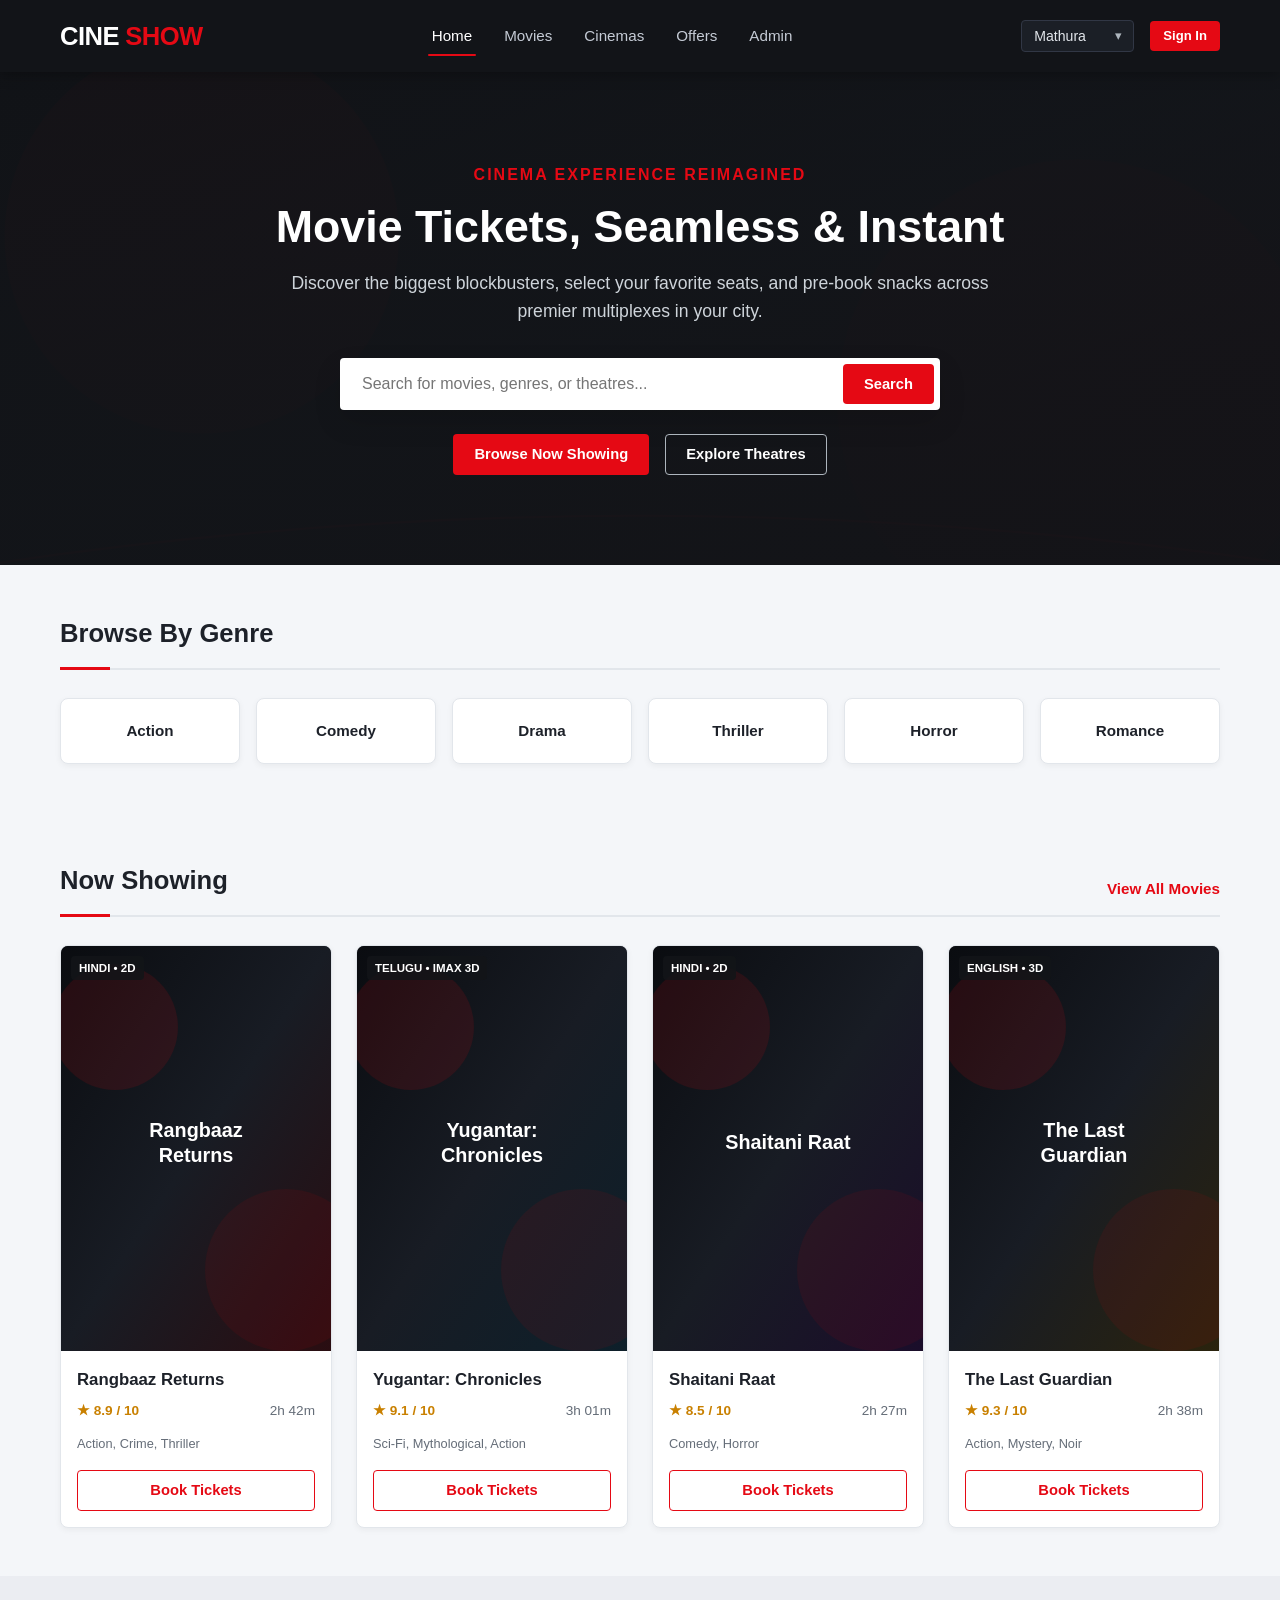
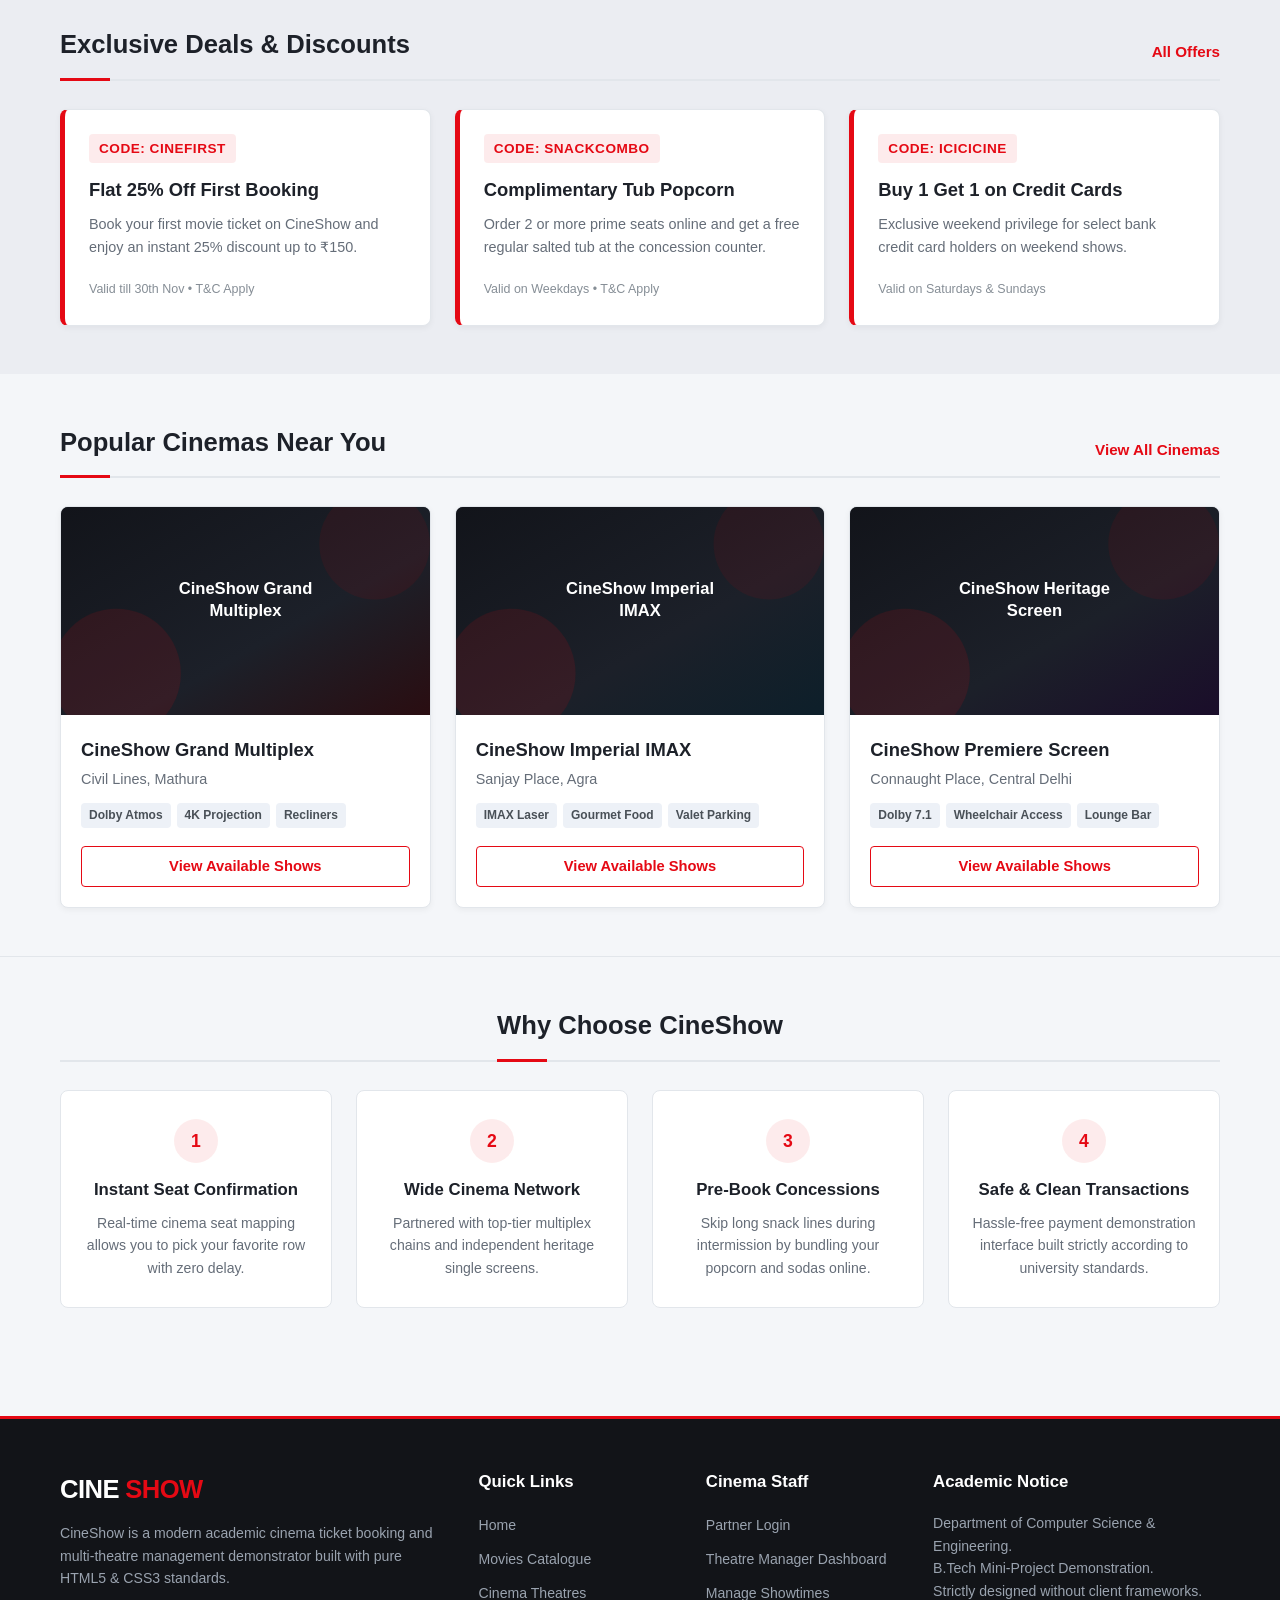
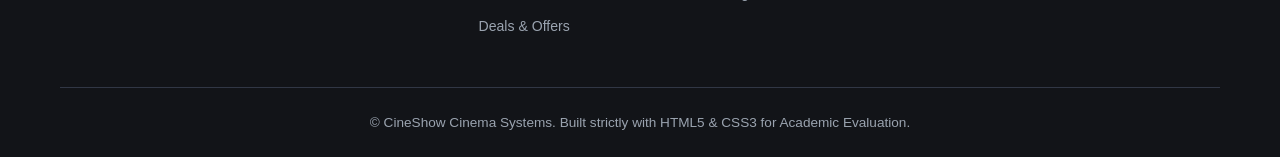
<file: index.html>
<!DOCTYPE html>
<html lang="en">
<head>
  <meta charset="UTF-8">
  <meta name="viewport" content="width=device-width, initial-scale=1.0">
  <title>CineShow | Movie Ticket Booking &amp; Cinema Platform</title>
  <link rel="stylesheet" href="css/style.css">
</head>
<body>

  <header class="site-header">
    <div class="container">
      <a href="index.html" class="brand-logo">
        <span>CINE</span><span class="brand-highlight">SHOW</span>
      </a>

      <nav class="site-nav" aria-label="Main Navigation">
        <ul class="nav-links">
          <li><a href="index.html" class="nav-link active">Home</a></li>
          <li><a href="movies.html" class="nav-link">Movies</a></li>
          <li><a href="cinemas.html" class="nav-link">Cinemas</a></li>
          <li><a href="offers.html" class="nav-link">Offers</a></li>
          <li><a href="admin.html" class="nav-link">Admin</a></li>
        </ul>
      </nav>

      <div class="header-actions">
        <div class="city-select-wrap">
          <label for="headerCity" class="visually-hidden">City</label>
          <select id="headerCity" class="city-select" aria-label="Select City">
            <option value="mathura" selected>Mathura</option>
            <option value="agra">Agra</option>
            <option value="delhi">Delhi NCR</option>
            <option value="noida">Noida</option>
          </select>
        </div>
        <a href="login.html" class="btn btn-primary btn-sm">Sign In</a>
      </div>
    </div>
  </header>

  <main class="main-content">
    <section class="hero-section">
      <div class="container hero-content">
        <p class="hero-subtitle">Cinema Experience Reimagined</p>
        <h1 class="hero-title">Movie Tickets, Seamless &amp; Instant</h1>
        <p class="hero-desc">Discover the biggest blockbusters, select your favorite seats, and pre-book snacks across premier multiplexes in your city.</p>

        <form action="movies.html" method="get" class="hero-search-box">
          <input type="search" name="q" class="hero-search-input" placeholder="Search for movies, genres, or theatres..." required>
          <button type="submit" class="btn btn-primary">Search</button>
        </form>

        <div class="hero-cta-group">
          <a href="movies.html" class="btn btn-primary">Browse Now Showing</a>
          <a href="cinemas.html" class="btn btn-secondary">Explore Theatres</a>
        </div>
      </div>
    </section>

    <section class="section-wrapper">
      <div class="container">
        <div class="section-head">
          <h2 class="section-title">Browse By Genre</h2>
        </div>
        <div class="grid-6">
          <a href="movies.html" class="genre-card">
            <div class="genre-name">Action</div>
          </a>
          <a href="movies.html" class="genre-card">
            <div class="genre-name">Comedy</div>
          </a>
          <a href="movies.html" class="genre-card">
            <div class="genre-name">Drama</div>
          </a>
          <a href="movies.html" class="genre-card">
            <div class="genre-name">Thriller</div>
          </a>
          <a href="movies.html" class="genre-card">
            <div class="genre-name">Horror</div>
          </a>
          <a href="movies.html" class="genre-card">
            <div class="genre-name">Romance</div>
          </a>
        </div>
      </div>
    </section>

    <section class="section-wrapper">
      <div class="container">
        <div class="section-head">
          <h2 class="section-title">Now Showing</h2>
          <a href="movies.html" class="section-link">View All Movies</a>
        </div>

        <div class="grid-4">
          <article class="movie-card">
            <div class="movie-poster-wrap">
              <span class="movie-badge-lang">Hindi • 2D</span>
              <img src="images/movie1.svg" alt="Rangbaaz Returns Poster">
            </div>
            <div class="movie-card-body">
              <h3 class="movie-card-title">Rangbaaz Returns</h3>
              <div class="movie-meta">
                <span class="movie-rating">★ 8.9 / 10</span>
                <span>2h 42m</span>
              </div>
              <p class="movie-tags">Action, Crime, Thriller</p>
              <a href="movie-details.html" class="btn btn-outline btn-block">Book Tickets</a>
            </div>
          </article>

          <article class="movie-card">
            <div class="movie-poster-wrap">
              <span class="movie-badge-lang">Telugu • IMAX 3D</span>
              <img src="images/movie2.svg" alt="Yugantar Chronicles Poster">
            </div>
            <div class="movie-card-body">
              <h3 class="movie-card-title">Yugantar: Chronicles</h3>
              <div class="movie-meta">
                <span class="movie-rating">★ 9.1 / 10</span>
                <span>3h 01m</span>
              </div>
              <p class="movie-tags">Sci-Fi, Mythological, Action</p>
              <a href="movie-details.html" class="btn btn-outline btn-block">Book Tickets</a>
            </div>
          </article>

          <article class="movie-card">
            <div class="movie-poster-wrap">
              <span class="movie-badge-lang">Hindi • 2D</span>
              <img src="images/movie3.svg" alt="Shaitani Raat Poster">
            </div>
            <div class="movie-card-body">
              <h3 class="movie-card-title">Shaitani Raat</h3>
              <div class="movie-meta">
                <span class="movie-rating">★ 8.5 / 10</span>
                <span>2h 27m</span>
              </div>
              <p class="movie-tags">Comedy, Horror</p>
              <a href="movie-details.html" class="btn btn-outline btn-block">Book Tickets</a>
            </div>
          </article>

          <article class="movie-card">
            <div class="movie-poster-wrap">
              <span class="movie-badge-lang">English • 3D</span>
              <img src="images/movie5.svg" alt="The Last Guardian Poster">
            </div>
            <div class="movie-card-body">
              <h3 class="movie-card-title">The Last Guardian</h3>
              <div class="movie-meta">
                <span class="movie-rating">★ 9.3 / 10</span>
                <span>2h 38m</span>
              </div>
              <p class="movie-tags">Action, Mystery, Noir</p>
              <a href="movie-details.html" class="btn btn-outline btn-block">Book Tickets</a>
            </div>
          </article>
        </div>
      </div>
    </section>

    <section class="section-wrapper section-alt-bg">
      <div class="container">
        <div class="section-head">
          <h2 class="section-title">Exclusive Deals &amp; Discounts</h2>
          <a href="offers.html" class="section-link">All Offers</a>
        </div>
        <div class="grid-3">
          <div class="offer-card">
            <span class="offer-code-badge">CODE: CINEFIRST</span>
            <h3 class="offer-title">Flat 25% Off First Booking</h3>
            <p class="offer-desc">Book your first movie ticket on CineShow and enjoy an instant 25% discount up to ₹150.</p>
            <span class="offer-expiry">Valid till 30th Nov • T&amp;C Apply</span>
          </div>
          <div class="offer-card">
            <span class="offer-code-badge">CODE: SNACKCOMBO</span>
            <h3 class="offer-title">Complimentary Tub Popcorn</h3>
            <p class="offer-desc">Order 2 or more prime seats online and get a free regular salted tub at the concession counter.</p>
            <span class="offer-expiry">Valid on Weekdays • T&amp;C Apply</span>
          </div>
          <div class="offer-card">
            <span class="offer-code-badge">CODE: ICICICINE</span>
            <h3 class="offer-title">Buy 1 Get 1 on Credit Cards</h3>
            <p class="offer-desc">Exclusive weekend privilege for select bank credit card holders on weekend shows.</p>
            <span class="offer-expiry">Valid on Saturdays &amp; Sundays</span>
          </div>
        </div>
      </div>
    </section>

    <section class="section-wrapper">
      <div class="container">
        <div class="section-head">
          <h2 class="section-title">Popular Cinemas Near You</h2>
          <a href="cinemas.html" class="section-link">View All Cinemas</a>
        </div>
        <div class="grid-3">
          <article class="cinema-card">
            <div class="cinema-card-img">
              <img src="images/cinema1.svg" alt="CineShow Multiplex Mathura">
            </div>
            <div class="cinema-card-content">
              <h3 class="cinema-card-title">CineShow Grand Multiplex</h3>
              <p class="cinema-card-location">Civil Lines, Mathura</p>
              <div class="cinema-facility-tags">
                <span class="tag-pill">Dolby Atmos</span>
                <span class="tag-pill">4K Projection</span>
                <span class="tag-pill">Recliners</span>
              </div>
              <a href="cinema-details.html" class="btn btn-outline btn-block">View Available Shows</a>
            </div>
          </article>

          <article class="cinema-card">
            <div class="cinema-card-img">
              <img src="images/cinema2.svg" alt="CineShow Imperial Agra">
            </div>
            <div class="cinema-card-content">
              <h3 class="cinema-card-title">CineShow Imperial IMAX</h3>
              <p class="cinema-card-location">Sanjay Place, Agra</p>
              <div class="cinema-facility-tags">
                <span class="tag-pill">IMAX Laser</span>
                <span class="tag-pill">Gourmet Food</span>
                <span class="tag-pill">Valet Parking</span>
              </div>
              <a href="cinema-details.html" class="btn btn-outline btn-block">View Available Shows</a>
            </div>
          </article>

          <article class="cinema-card">
            <div class="cinema-card-img">
              <img src="images/cinema3.svg" alt="CineShow Connaught Place Delhi">
            </div>
            <div class="cinema-card-content">
              <h3 class="cinema-card-title">CineShow Premiere Screen</h3>
              <p class="cinema-card-location">Connaught Place, Central Delhi</p>
              <div class="cinema-facility-tags">
                <span class="tag-pill">Dolby 7.1</span>
                <span class="tag-pill">Wheelchair Access</span>
                <span class="tag-pill">Lounge Bar</span>
              </div>
              <a href="cinema-details.html" class="btn btn-outline btn-block">View Available Shows</a>
            </div>
          </article>
        </div>
      </div>
    </section>

    <section class="section-wrapper section-bordered-top">
      <div class="container">
        <div class="section-head section-head-center">
          <h2 class="section-title">Why Choose CineShow</h2>
        </div>
        <div class="features-container">
          <div class="feature-box">
            <div class="feature-number">1</div>
            <h3 class="feature-title">Instant Seat Confirmation</h3>
            <p class="feature-desc">Real-time cinema seat mapping allows you to pick your favorite row with zero delay.</p>
          </div>
          <div class="feature-box">
            <div class="feature-number">2</div>
            <h3 class="feature-title">Wide Cinema Network</h3>
            <p class="feature-desc">Partnered with top-tier multiplex chains and independent heritage single screens.</p>
          </div>
          <div class="feature-box">
            <div class="feature-number">3</div>
            <h3 class="feature-title">Pre-Book Concessions</h3>
            <p class="feature-desc">Skip long snack lines during intermission by bundling your popcorn and sodas online.</p>
          </div>
          <div class="feature-box">
            <div class="feature-number">4</div>
            <h3 class="feature-title">Safe &amp; Clean Transactions</h3>
            <p class="feature-desc">Hassle-free payment demonstration interface built strictly according to university standards.</p>
          </div>
        </div>
      </div>
    </section>
  </main>

  <footer class="site-footer">
    <div class="container">
      <div class="footer-top-grid">
        <div class="footer-col">
          <div class="brand-logo footer-brand-logo">
            <span>CINE</span><span class="brand-highlight">SHOW</span>
          </div>
          <p>CineShow is a modern academic cinema ticket booking and multi-theatre management demonstrator built with pure HTML5 &amp; CSS3 standards.</p>
        </div>
        <div class="footer-col">
          <h4>Quick Links</h4>
          <ul class="footer-links">
            <li><a href="index.html">Home</a></li>
            <li><a href="movies.html">Movies Catalogue</a></li>
            <li><a href="cinemas.html">Cinema Theatres</a></li>
            <li><a href="offers.html">Deals &amp; Offers</a></li>
          </ul>
        </div>
        <div class="footer-col">
          <h4>Cinema Staff</h4>
          <ul class="footer-links">
            <li><a href="login.html">Partner Login</a></li>
            <li><a href="admin.html">Theatre Manager Dashboard</a></li>
            <li><a href="admin.html">Manage Showtimes</a></li>
          </ul>
        </div>
        <div class="footer-col">
          <h4>Academic Notice</h4>
          <p>Department of Computer Science &amp; Engineering.<br>B.Tech Mini-Project Demonstration.<br>Strictly designed without client frameworks.</p>
        </div>
      </div>
      <div class="footer-bottom">
        <p>&copy; CineShow Cinema Systems. Built strictly with HTML5 &amp; CSS3 for Academic Evaluation.</p>
      </div>
    </div>
  </footer>

</body>
</html>
</file>
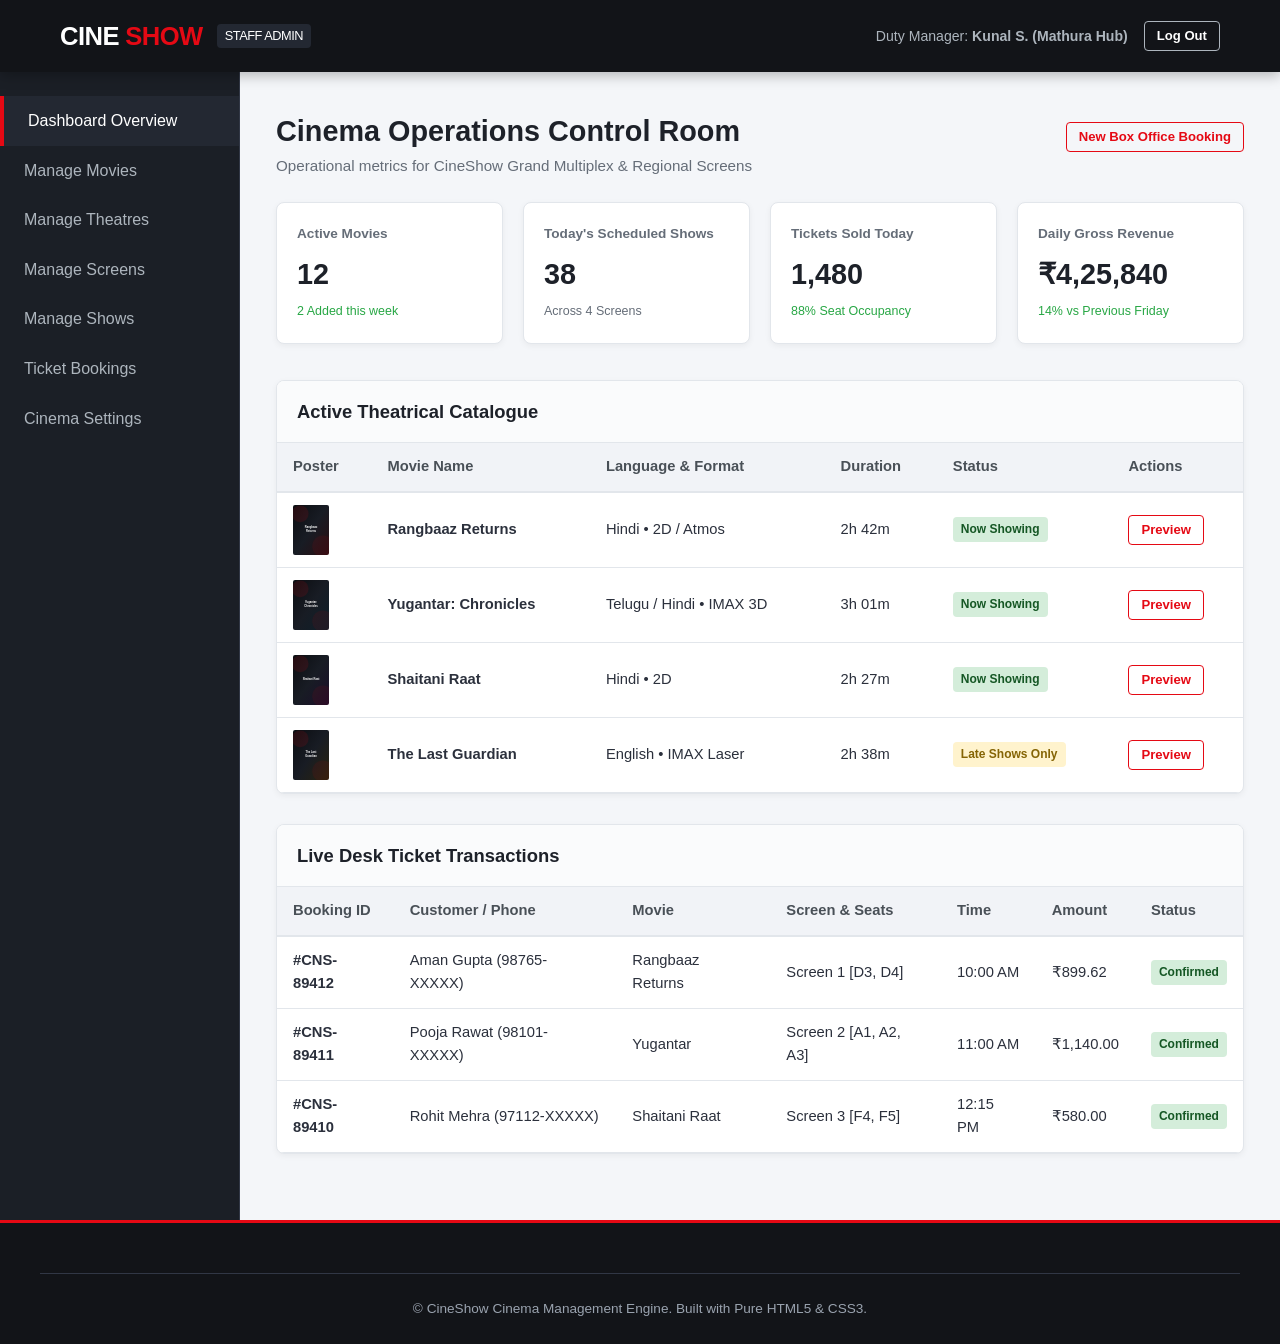
<file: admin.html>
<!DOCTYPE html>
<html lang="en">
<head>
  <meta charset="UTF-8">
  <meta name="viewport" content="width=device-width, initial-scale=1.0">
  <title>Cinema Manager Administration | CineShow</title>
  <link rel="stylesheet" href="css/style.css">
</head>
<body>

  <header class="site-header">
    <div class="container">
      <a href="index.html" class="brand-logo">
        <span>CINE</span><span class="brand-highlight">SHOW</span>
        <span class="staff-badge">STAFF ADMIN</span>
      </a>
      <div class="header-actions">
        <span class="duty-manager-text">Duty Manager: <strong>Kunal S. (Mathura Hub)</strong></span>
        <a href="index.html" class="btn btn-secondary btn-sm">Log Out</a>
      </div>
    </div>
  </header>

  <div class="admin-shell">

    <aside class="admin-sidebar" aria-label="Admin Navigation">
      <nav class="admin-sidebar-menu">
        <a href="#dashboard" class="admin-nav-item active">Dashboard Overview</a>
        <a href="#movies" class="admin-nav-item">Manage Movies</a>
        <a href="#theatres" class="admin-nav-item">Manage Theatres</a>
        <a href="#screens" class="admin-nav-item">Manage Screens</a>
        <a href="#shows" class="admin-nav-item">Manage Shows</a>
        <a href="#bookings" class="admin-nav-item">Ticket Bookings</a>
        <a href="#settings" class="admin-nav-item">Cinema Settings</a>
      </nav>
    </aside>

    <main class="admin-viewport">

      <div class="admin-header-row">
        <div>
          <h1 class="admin-page-title">Cinema Operations Control Room</h1>
          <p class="muted-note">Operational metrics for CineShow Grand Multiplex &amp; Regional Screens</p>
        </div>
        <a href="booking.html" class="btn btn-outline btn-sm">New Box Office Booking</a>
      </div>

      <section class="stat-grid">
        <div class="stat-card">
          <p class="stat-label">Active Movies</p>
          <p class="stat-value">12</p>
          <span class="stat-trend-positive">2 Added this week</span>
        </div>
        <div class="stat-card">
          <p class="stat-label">Today's Scheduled Shows</p>
          <p class="stat-value">38</p>
          <span class="stat-trend-neutral">Across 4 Screens</span>
        </div>
        <div class="stat-card">
          <p class="stat-label">Tickets Sold Today</p>
          <p class="stat-value">1,480</p>
          <span class="stat-trend-positive">88% Seat Occupancy</span>
        </div>
        <div class="stat-card">
          <p class="stat-label">Daily Gross Revenue</p>
          <p class="stat-value">₹4,25,840</p>
          <span class="stat-trend-positive">14% vs Previous Friday</span>
        </div>
      </section>

      <div class="table-responsive-wrapper" id="movies">
        <table class="admin-table">
          <caption>Active Theatrical Catalogue</caption>
          <thead>
            <tr>
              <th scope="col">Poster</th>
              <th scope="col">Movie Name</th>
              <th scope="col">Language &amp; Format</th>
              <th scope="col">Duration</th>
              <th scope="col">Status</th>
              <th scope="col">Actions</th>
            </tr>
          </thead>
          <tbody>
            <tr>
              <td><img src="images/movie1.svg" alt="Rangbaaz Returns" class="table-poster-thumb"></td>
              <td><strong>Rangbaaz Returns</strong></td>
              <td>Hindi • 2D / Atmos</td>
              <td>2h 42m</td>
              <td><span class="status-badge status-active">Now Showing</span></td>
              <td>
                <a href="movie-details.html" class="btn btn-sm btn-outline">Preview</a>
              </td>
            </tr>
            <tr>
              <td><img src="images/movie2.svg" alt="Yugantar Chronicles" class="table-poster-thumb"></td>
              <td><strong>Yugantar: Chronicles</strong></td>
              <td>Telugu / Hindi • IMAX 3D</td>
              <td>3h 01m</td>
              <td><span class="status-badge status-active">Now Showing</span></td>
              <td>
                <a href="movie-details.html" class="btn btn-sm btn-outline">Preview</a>
              </td>
            </tr>
            <tr>
              <td><img src="images/movie3.svg" alt="Shaitani Raat" class="table-poster-thumb"></td>
              <td><strong>Shaitani Raat</strong></td>
              <td>Hindi • 2D</td>
              <td>2h 27m</td>
              <td><span class="status-badge status-active">Now Showing</span></td>
              <td>
                <a href="movie-details.html" class="btn btn-sm btn-outline">Preview</a>
              </td>
            </tr>
            <tr>
              <td><img src="images/movie5.svg" alt="The Last Guardian" class="table-poster-thumb"></td>
              <td><strong>The Last Guardian</strong></td>
              <td>English • IMAX Laser</td>
              <td>2h 38m</td>
              <td><span class="status-badge status-pending">Late Shows Only</span></td>
              <td>
                <a href="movie-details.html" class="btn btn-sm btn-outline">Preview</a>
              </td>
            </tr>
          </tbody>
        </table>
      </div>

      <div class="table-responsive-wrapper" id="bookings">
        <table class="admin-table">
          <caption>Live Desk Ticket Transactions</caption>
          <thead>
            <tr>
              <th scope="col">Booking ID</th>
              <th scope="col">Customer / Phone</th>
              <th scope="col">Movie</th>
              <th scope="col">Screen &amp; Seats</th>
              <th scope="col">Time</th>
              <th scope="col">Amount</th>
              <th scope="col">Status</th>
            </tr>
          </thead>
          <tbody>
            <tr>
              <td><strong>#CNS-89412</strong></td>
              <td>Aman Gupta (98765-XXXXX)</td>
              <td>Rangbaaz Returns</td>
              <td>Screen 1 [D3, D4]</td>
              <td>10:00 AM</td>
              <td>₹899.62</td>
              <td><span class="status-badge status-active">Confirmed</span></td>
            </tr>
            <tr>
              <td><strong>#CNS-89411</strong></td>
              <td>Pooja Rawat (98101-XXXXX)</td>
              <td>Yugantar</td>
              <td>Screen 2 [A1, A2, A3]</td>
              <td>11:00 AM</td>
              <td>₹1,140.00</td>
              <td><span class="status-badge status-active">Confirmed</span></td>
            </tr>
            <tr>
              <td><strong>#CNS-89410</strong></td>
              <td>Rohit Mehra (97112-XXXXX)</td>
              <td>Shaitani Raat</td>
              <td>Screen 3 [F4, F5]</td>
              <td>12:15 PM</td>
              <td>₹580.00</td>
              <td><span class="status-badge status-active">Confirmed</span></td>
            </tr>
          </tbody>
        </table>
      </div>

    </main>
  </div>

  <footer class="site-footer">
    <div class="container footer-bottom">
      <p>&copy; CineShow Cinema Management Engine. Built with Pure HTML5 &amp; CSS3.</p>
    </div>
  </footer>

</body>
</html>
</file>
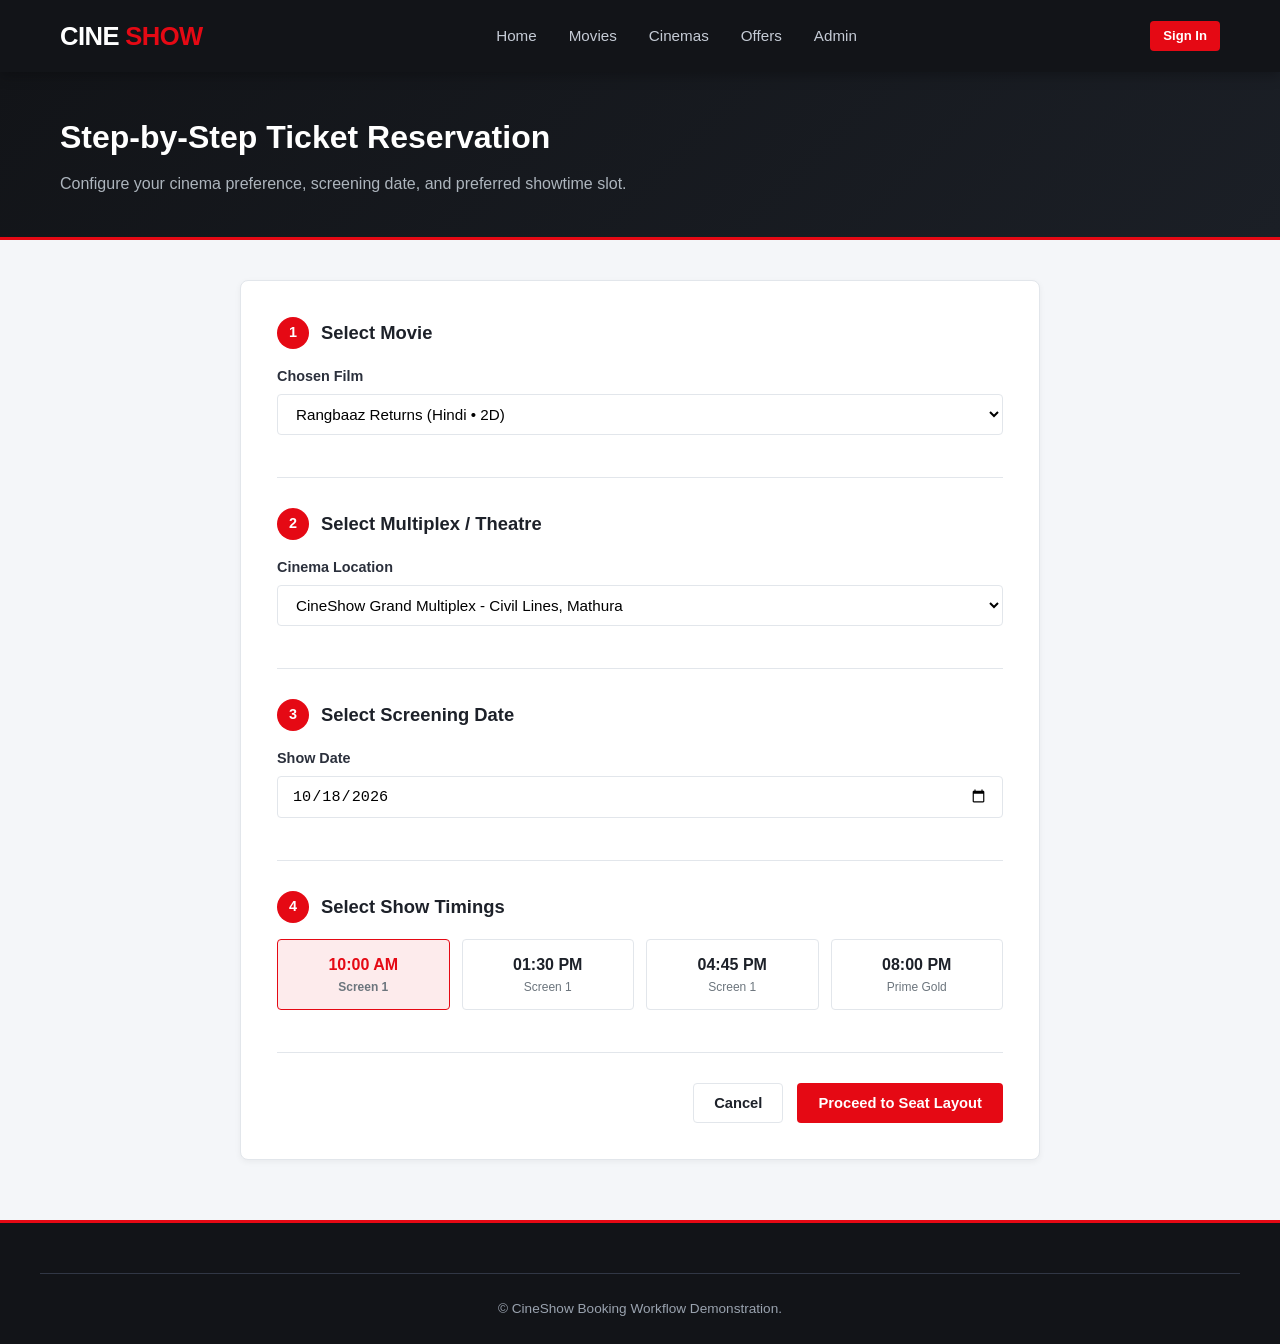
<file: booking.html>
<!DOCTYPE html>
<html lang="en">
<head>
  <meta charset="UTF-8">
  <meta name="viewport" content="width=device-width, initial-scale=1.0">
  <title>Book Movie Tickets | CineShow</title>
  <link rel="stylesheet" href="css/style.css">
</head>
<body>

  <header class="site-header">
    <div class="container">
      <a href="index.html" class="brand-logo"><span>CINE</span><span class="brand-highlight">SHOW</span></a>
      <nav class="site-nav">
        <ul class="nav-links">
          <li><a href="index.html" class="nav-link">Home</a></li>
          <li><a href="movies.html" class="nav-link">Movies</a></li>
          <li><a href="cinemas.html" class="nav-link">Cinemas</a></li>
          <li><a href="offers.html" class="nav-link">Offers</a></li>
          <li><a href="admin.html" class="nav-link">Admin</a></li>
        </ul>
      </nav>
      <div class="header-actions">
        <a href="login.html" class="btn btn-primary btn-sm">Sign In</a>
      </div>
    </div>
  </header>

  <div class="page-header-band">
    <div class="container">
      <h1>Step-by-Step Ticket Reservation</h1>
      <p>Configure your cinema preference, screening date, and preferred showtime slot.</p>
    </div>
  </div>

  <main class="main-content">
    <div class="container">

      <form action="seats.html" method="get" class="booking-form-card">

        <section class="form-step">
          <div class="step-header">
            <span class="step-num">1</span>
            <h2 class="step-title">Select Movie</h2>
          </div>
          <div class="form-group">
            <label for="bookMovie" class="form-label">Chosen Film</label>
            <select id="bookMovie" name="movie" class="form-control" required>
              <option value="rangbaaz" selected>Rangbaaz Returns (Hindi • 2D)</option>
              <option value="yugantar">Yugantar: Chronicles (Telugu / Hindi • IMAX 3D)</option>
              <option value="shaitani-raat">Shaitani Raat (Hindi • 2D)</option>
              <option value="eagle-squadron">Eagle Squadron: Skies of Valor (Hindi • 3D)</option>
              <option value="last-guardian">The Last Guardian (English • IMAX)</option>
            </select>
          </div>
        </section>

        <section class="form-step">
          <div class="step-header">
            <span class="step-num">2</span>
            <h2 class="step-title">Select Multiplex / Theatre</h2>
          </div>
          <div class="form-group">
            <label for="bookCinema" class="form-label">Cinema Location</label>
            <select id="bookCinema" name="cinema" class="form-control" required>
              <option value="grand-mathura" selected>CineShow Grand Multiplex - Civil Lines, Mathura</option>
              <option value="imperial-agra">CineShow Imperial IMAX - Sanjay Place, Agra</option>
              <option value="heritage-delhi">CineShow Heritage Screen - Connaught Place, Delhi</option>
            </select>
          </div>
        </section>

        <section class="form-step">
          <div class="step-header">
            <span class="step-num">3</span>
            <h2 class="step-title">Select Screening Date</h2>
          </div>
          <div class="form-group">
            <label for="bookDate" class="form-label">Show Date</label>
            <input type="date" id="bookDate" name="date" class="form-control" value="2026-10-18" required>
          </div>
        </section>

        <section class="form-step">
          <div class="step-header">
            <span class="step-num">4</span>
            <h2 class="step-title">Select Show Timings</h2>
          </div>
          <fieldset class="form-group form-group-fieldset">
            <legend class="visually-hidden">Showtime Choice</legend>
            <div class="radio-tile-group">
              <label class="radio-tile-label">
                <input type="radio" name="showtime" value="10:00 AM" checked>
                <div class="radio-tile-card">
                  <strong>10:00 AM</strong>
                  <div class="radio-tile-subtext">Screen 1</div>
                </div>
              </label>

              <label class="radio-tile-label">
                <input type="radio" name="showtime" value="01:30 PM">
                <div class="radio-tile-card">
                  <strong>01:30 PM</strong>
                  <div class="radio-tile-subtext">Screen 1</div>
                </div>
              </label>

              <label class="radio-tile-label">
                <input type="radio" name="showtime" value="04:45 PM">
                <div class="radio-tile-card">
                  <strong>04:45 PM</strong>
                  <div class="radio-tile-subtext">Screen 1</div>
                </div>
              </label>

              <label class="radio-tile-label">
                <input type="radio" name="showtime" value="08:00 PM">
                <div class="radio-tile-card">
                  <strong>08:00 PM</strong>
                  <div class="radio-tile-subtext">Prime Gold</div>
                </div>
              </label>
            </div>
          </fieldset>
        </section>

        <div class="form-actions-row">
          <a href="movies.html" class="btn btn-secondary btn-secondary-neutral">Cancel</a>
          <button type="submit" class="btn btn-primary">Proceed to Seat Layout</button>
        </div>

      </form>

    </div>
  </main>

  <footer class="site-footer">
    <div class="container footer-bottom">
      <p>&copy; CineShow Booking Workflow Demonstration.</p>
    </div>
  </footer>

</body>
</html>
</file>
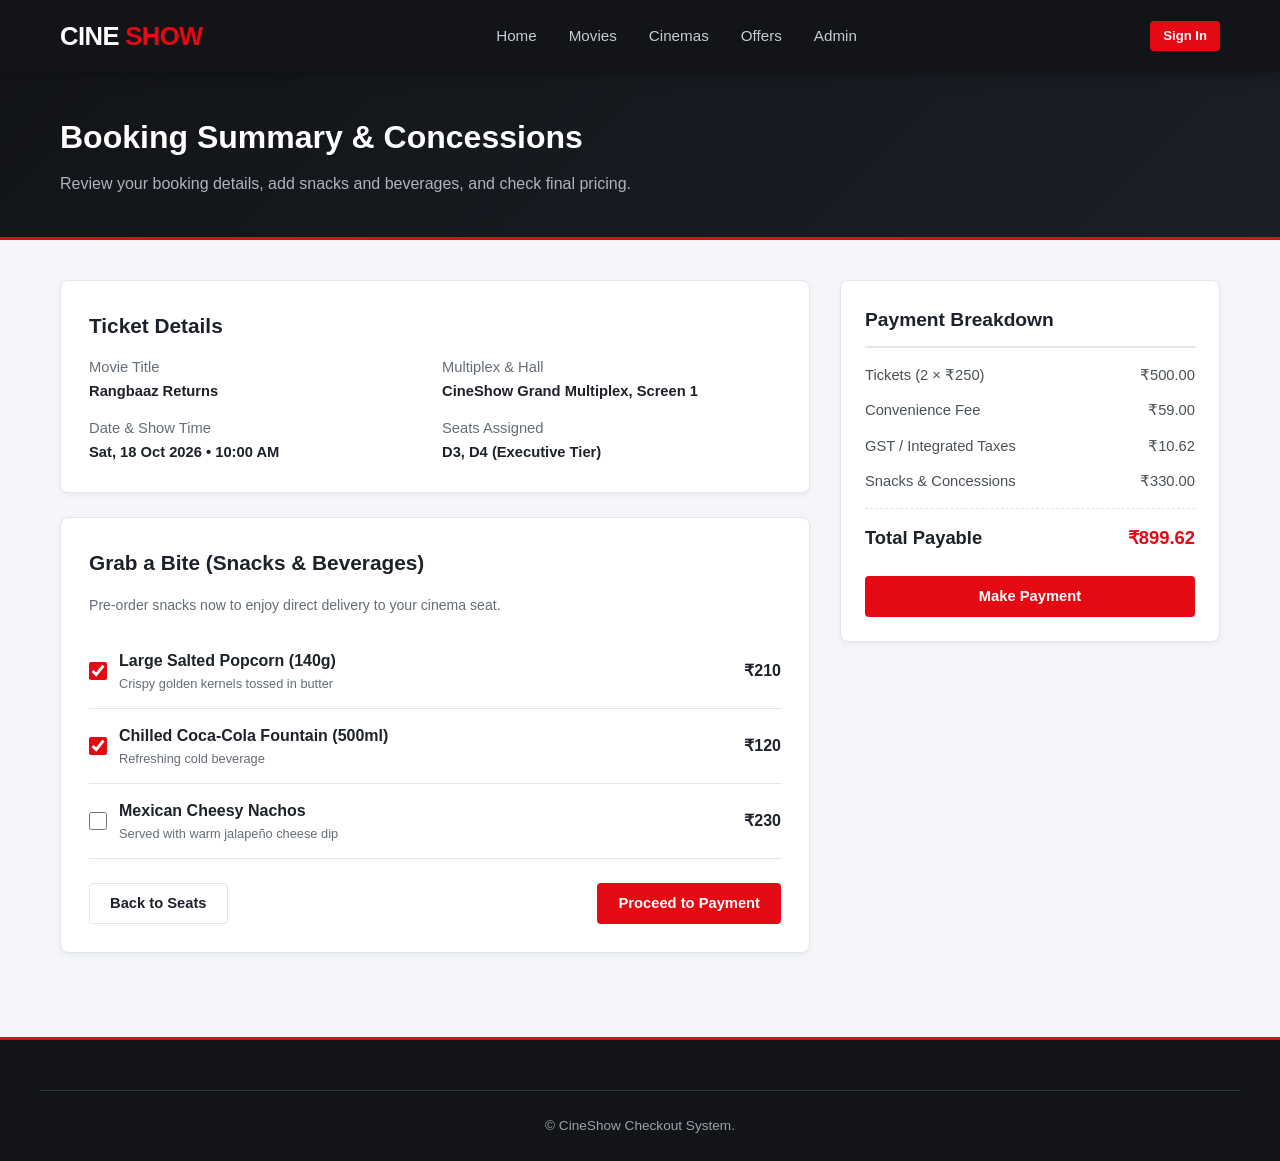
<file: checkout.html>
<!DOCTYPE html>
<html lang="en">
<head>
  <meta charset="UTF-8">
  <meta name="viewport" content="width=device-width, initial-scale=1.0">
  <title>Order Summary &amp; Snacks | CineShow</title>
  <link rel="stylesheet" href="css/style.css">
</head>
<body>

  <header class="site-header">
    <div class="container">
      <a href="index.html" class="brand-logo"><span>CINE</span><span class="brand-highlight">SHOW</span></a>
      <nav class="site-nav">
        <ul class="nav-links">
          <li><a href="index.html" class="nav-link">Home</a></li>
          <li><a href="movies.html" class="nav-link">Movies</a></li>
          <li><a href="cinemas.html" class="nav-link">Cinemas</a></li>
          <li><a href="offers.html" class="nav-link">Offers</a></li>
          <li><a href="admin.html" class="nav-link">Admin</a></li>
        </ul>
      </nav>
      <div class="header-actions">
        <a href="login.html" class="btn btn-primary btn-sm">Sign In</a>
      </div>
    </div>
  </header>

  <div class="page-header-band">
    <div class="container">
      <h1>Booking Summary &amp; Concessions</h1>
      <p>Review your booking details, add snacks and beverages, and check final pricing.</p>
    </div>
  </div>

  <main class="main-content">
    <div class="container">

      <div class="checkout-layout">

        <div>

          <div class="order-box">
            <h2 class="order-box-title">Ticket Details</h2>
            <div class="ticket-detail-grid">
              <div>
                <span class="detail-label">Movie Title</span>
                <strong>Rangbaaz Returns</strong>
              </div>
              <div>
                <span class="detail-label">Multiplex &amp; Hall</span>
                <strong>CineShow Grand Multiplex, Screen 1</strong>
              </div>
              <div>
                <span class="detail-label">Date &amp; Show Time</span>
                <strong>Sat, 18 Oct 2026 • 10:00 AM</strong>
              </div>
              <div>
                <span class="detail-label">Seats Assigned</span>
                <strong>D3, D4 (Executive Tier)</strong>
              </div>
            </div>
          </div>

          <div class="order-box">
            <h2 class="order-box-title">Grab a Bite (Snacks &amp; Beverages)</h2>
            <p class="snack-section-desc">Pre-order snacks now to enjoy direct delivery to your cinema seat.</p>

            <form action="payment.html" method="get">

              <div class="snack-card-item">
                <div class="snack-info">
                  <input type="checkbox" id="snack1" name="snack" value="salted-popcorn" checked class="snack-checkbox">
                  <label for="snack1">
                    <strong>Large Salted Popcorn (140g)</strong>
                    <div class="snack-desc-text">Crispy golden kernels tossed in butter</div>
                  </label>
                </div>
                <span class="snack-price">₹210</span>
              </div>

              <div class="snack-card-item">
                <div class="snack-info">
                  <input type="checkbox" id="snack2" name="snack" value="coke" checked class="snack-checkbox">
                  <label for="snack2">
                    <strong>Chilled Coca-Cola Fountain (500ml)</strong>
                    <div class="snack-desc-text">Refreshing cold beverage</div>
                  </label>
                </div>
                <span class="snack-price">₹120</span>
              </div>

              <div class="snack-card-item">
                <div class="snack-info">
                  <input type="checkbox" id="snack3" name="snack" value="nachos" class="snack-checkbox">
                  <label for="snack3">
                    <strong>Mexican Cheesy Nachos</strong>
                    <div class="snack-desc-text">Served with warm jalapeño cheese dip</div>
                  </label>
                </div>
                <span class="snack-price">₹230</span>
              </div>

              <div class="snack-form-actions">
                <a href="seats.html" class="btn btn-secondary btn-secondary-neutral">Back to Seats</a>
                <button type="submit" class="btn btn-primary">Proceed to Payment</button>
              </div>

            </form>
          </div>

        </div>

        <aside class="summary-card">
          <h3>Payment Breakdown</h3>
          <div class="bill-line">
            <span>Tickets (2 × ₹250)</span>
            <span>₹500.00</span>
          </div>
          <div class="bill-line">
            <span>Convenience Fee</span>
            <span>₹59.00</span>
          </div>
          <div class="bill-line">
            <span>GST / Integrated Taxes</span>
            <span>₹10.62</span>
          </div>
          <div class="bill-line">
            <span>Snacks &amp; Concessions</span>
            <span>₹330.00</span>
          </div>
          <div class="bill-line total">
            <span>Total Payable</span>
            <span class="text-primary">₹899.62</span>
          </div>

          <div class="payment-cta-wrap">
            <a href="payment.html" class="btn btn-primary btn-block">Make Payment</a>
          </div>
        </aside>

      </div>

    </div>
  </main>

  <footer class="site-footer">
    <div class="container footer-bottom">
      <p>&copy; CineShow Checkout System.</p>
    </div>
  </footer>

</body>
</html>
</file>
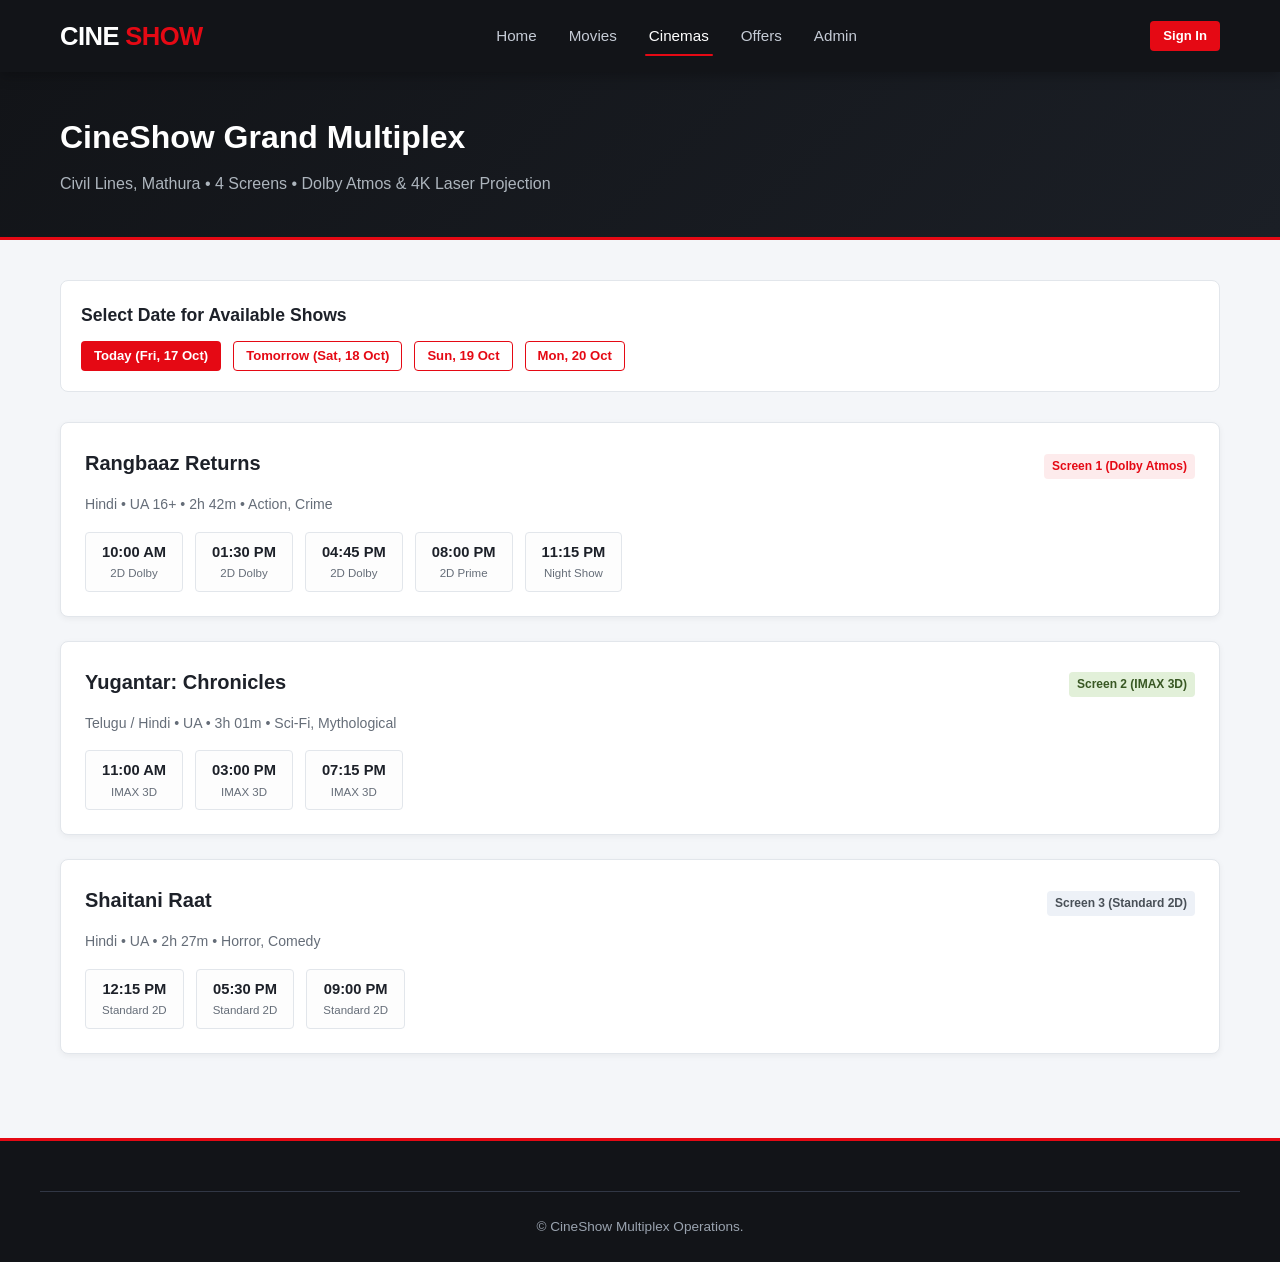
<file: cinema-details.html>
<!DOCTYPE html>
<html lang="en">
<head>
  <meta charset="UTF-8">
  <meta name="viewport" content="width=device-width, initial-scale=1.0">
  <title>CineShow Grand Multiplex - Schedules | CineShow</title>
  <link rel="stylesheet" href="css/style.css">
</head>
<body>

  <header class="site-header">
    <div class="container">
      <a href="index.html" class="brand-logo"><span>CINE</span><span class="brand-highlight">SHOW</span></a>
      <nav class="site-nav">
        <ul class="nav-links">
          <li><a href="index.html" class="nav-link">Home</a></li>
          <li><a href="movies.html" class="nav-link">Movies</a></li>
          <li><a href="cinemas.html" class="nav-link active">Cinemas</a></li>
          <li><a href="offers.html" class="nav-link">Offers</a></li>
          <li><a href="admin.html" class="nav-link">Admin</a></li>
        </ul>
      </nav>
      <div class="header-actions">
        <a href="login.html" class="btn btn-primary btn-sm">Sign In</a>
      </div>
    </div>
  </header>

  <div class="page-header-band">
    <div class="container">
      <h1>CineShow Grand Multiplex</h1>
      <p>Civil Lines, Mathura • 4 Screens • Dolby Atmos &amp; 4K Laser Projection</p>
    </div>
  </div>

  <main class="main-content">
    <div class="container">

      <div class="date-select-box">
        <h3 class="date-select-title">Select Date for Available Shows</h3>
        <div class="date-btn-row">
          <a href="cinema-details.html" class="btn btn-primary btn-sm">Today (Fri, 17 Oct)</a>
          <a href="cinema-details.html" class="btn btn-outline btn-sm">Tomorrow (Sat, 18 Oct)</a>
          <a href="cinema-details.html" class="btn btn-outline btn-sm">Sun, 19 Oct</a>
          <a href="cinema-details.html" class="btn btn-outline btn-sm">Mon, 20 Oct</a>
        </div>
      </div>

      <article class="cinema-show-box">
        <div class="show-box-header">
          <h3>Rangbaaz Returns</h3>
          <span class="tag-pill tag-pill-primary">Screen 1 (Dolby Atmos)</span>
        </div>
        <p>Hindi • UA 16+ • 2h 42m • Action, Crime</p>
        <div class="showtime-badges">
          <a href="seats.html" class="showtime-btn">
            <span class="time">10:00 AM</span>
            <span class="format">2D Dolby</span>
          </a>
          <a href="seats.html" class="showtime-btn">
            <span class="time">01:30 PM</span>
            <span class="format">2D Dolby</span>
          </a>
          <a href="seats.html" class="showtime-btn">
            <span class="time">04:45 PM</span>
            <span class="format">2D Dolby</span>
          </a>
          <a href="seats.html" class="showtime-btn">
            <span class="time">08:00 PM</span>
            <span class="format">2D Prime</span>
          </a>
          <a href="seats.html" class="showtime-btn">
            <span class="time">11:15 PM</span>
            <span class="format">Night Show</span>
          </a>
        </div>
      </article>

      <article class="cinema-show-box">
        <div class="show-box-header">
          <h3>Yugantar: Chronicles</h3>
          <span class="tag-pill tag-pill-success">Screen 2 (IMAX 3D)</span>
        </div>
        <p>Telugu / Hindi • UA • 3h 01m • Sci-Fi, Mythological</p>
        <div class="showtime-badges">
          <a href="seats.html" class="showtime-btn">
            <span class="time">11:00 AM</span>
            <span class="format">IMAX 3D</span>
          </a>
          <a href="seats.html" class="showtime-btn">
            <span class="time">03:00 PM</span>
            <span class="format">IMAX 3D</span>
          </a>
          <a href="seats.html" class="showtime-btn">
            <span class="time">07:15 PM</span>
            <span class="format">IMAX 3D</span>
          </a>
        </div>
      </article>

      <article class="cinema-show-box">
        <div class="show-box-header">
          <h3>Shaitani Raat</h3>
          <span class="tag-pill">Screen 3 (Standard 2D)</span>
        </div>
        <p>Hindi • UA • 2h 27m • Horror, Comedy</p>
        <div class="showtime-badges">
          <a href="seats.html" class="showtime-btn">
            <span class="time">12:15 PM</span>
            <span class="format">Standard 2D</span>
          </a>
          <a href="seats.html" class="showtime-btn">
            <span class="time">05:30 PM</span>
            <span class="format">Standard 2D</span>
          </a>
          <a href="seats.html" class="showtime-btn">
            <span class="time">09:00 PM</span>
            <span class="format">Standard 2D</span>
          </a>
        </div>
      </article>

    </div>
  </main>

  <footer class="site-footer">
    <div class="container footer-bottom">
      <p>&copy; CineShow Multiplex Operations.</p>
    </div>
  </footer>

</body>
</html>
</file>
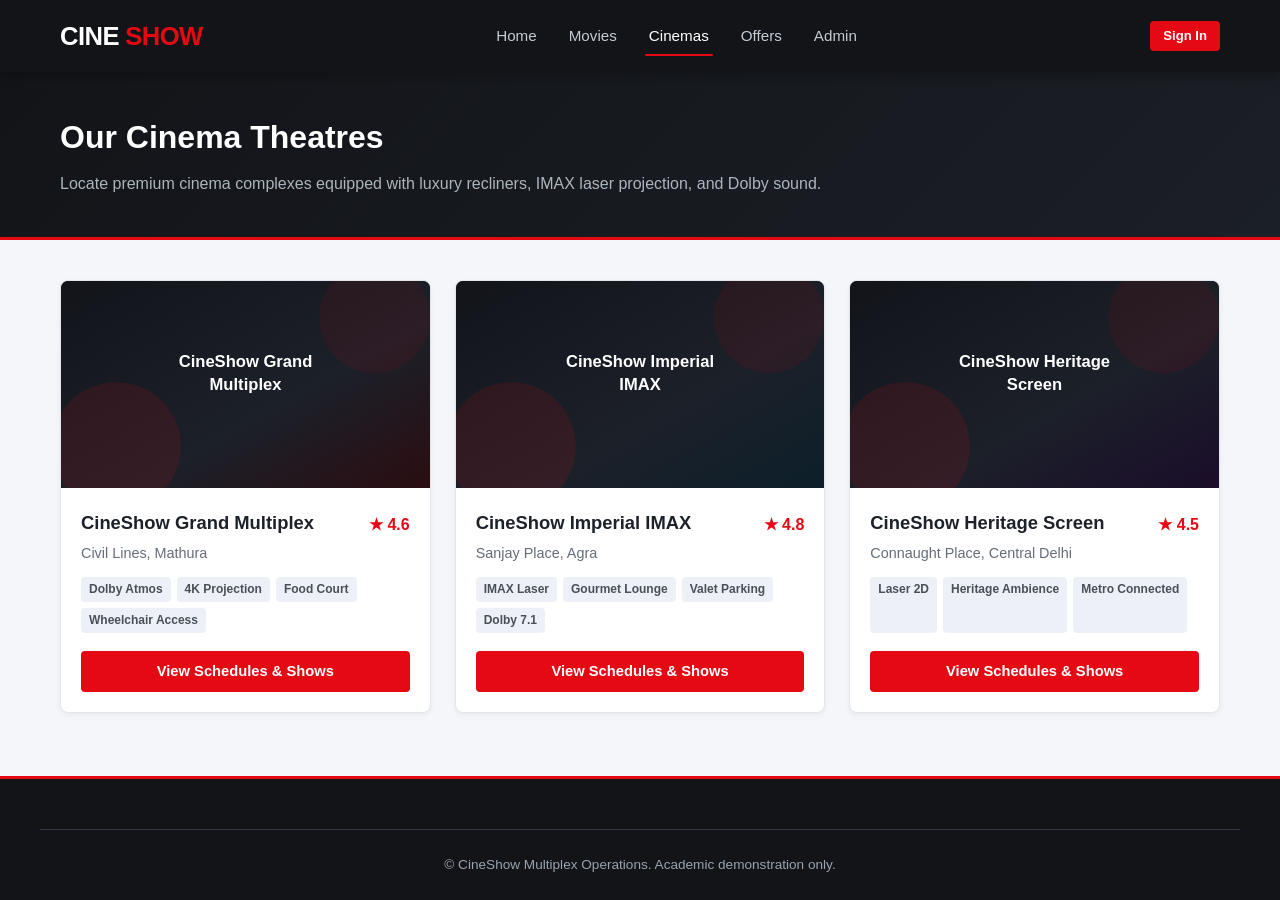
<file: cinemas.html>
<!DOCTYPE html>
<html lang="en">
<head>
  <meta charset="UTF-8">
  <meta name="viewport" content="width=device-width, initial-scale=1.0">
  <title>Cinemas &amp; Theatres | CineShow</title>
  <link rel="stylesheet" href="css/style.css">
</head>
<body>

  <header class="site-header">
    <div class="container">
      <a href="index.html" class="brand-logo"><span>CINE</span><span class="brand-highlight">SHOW</span></a>
      <nav class="site-nav">
        <ul class="nav-links">
          <li><a href="index.html" class="nav-link">Home</a></li>
          <li><a href="movies.html" class="nav-link">Movies</a></li>
          <li><a href="cinemas.html" class="nav-link active">Cinemas</a></li>
          <li><a href="offers.html" class="nav-link">Offers</a></li>
          <li><a href="admin.html" class="nav-link">Admin</a></li>
        </ul>
      </nav>
      <div class="header-actions">
        <a href="login.html" class="btn btn-primary btn-sm">Sign In</a>
      </div>
    </div>
  </header>

  <div class="page-header-band">
    <div class="container">
      <h1>Our Cinema Theatres</h1>
      <p>Locate premium cinema complexes equipped with luxury recliners, IMAX laser projection, and Dolby sound.</p>
    </div>
  </div>

  <main class="main-content">
    <div class="container">
      <div class="grid-3">

        <article class="cinema-card">
          <div class="cinema-card-img">
            <img src="images/cinema1.svg" alt="CineShow Grand Multiplex Mathura">
          </div>
          <div class="cinema-card-content">
            <div class="cinema-card-header-row">
              <h3 class="cinema-card-title">CineShow Grand Multiplex</h3>
              <span class="cinema-rating">★ 4.6</span>
            </div>
            <p class="cinema-card-location">Civil Lines, Mathura</p>
            <div class="cinema-facility-tags">
              <span class="tag-pill">Dolby Atmos</span>
              <span class="tag-pill">4K Projection</span>
              <span class="tag-pill">Food Court</span>
              <span class="tag-pill">Wheelchair Access</span>
            </div>
            <a href="cinema-details.html" class="btn btn-primary btn-block">View Schedules &amp; Shows</a>
          </div>
        </article>

        <article class="cinema-card">
          <div class="cinema-card-img">
            <img src="images/cinema2.svg" alt="CineShow Imperial Agra">
          </div>
          <div class="cinema-card-content">
            <div class="cinema-card-header-row">
              <h3 class="cinema-card-title">CineShow Imperial IMAX</h3>
              <span class="cinema-rating">★ 4.8</span>
            </div>
            <p class="cinema-card-location">Sanjay Place, Agra</p>
            <div class="cinema-facility-tags">
              <span class="tag-pill">IMAX Laser</span>
              <span class="tag-pill">Gourmet Lounge</span>
              <span class="tag-pill">Valet Parking</span>
              <span class="tag-pill">Dolby 7.1</span>
            </div>
            <a href="cinema-details.html" class="btn btn-primary btn-block">View Schedules &amp; Shows</a>
          </div>
        </article>

        <article class="cinema-card">
          <div class="cinema-card-img">
            <img src="images/cinema3.svg" alt="CineShow Connaught Place Delhi">
          </div>
          <div class="cinema-card-content">
            <div class="cinema-card-header-row">
              <h3 class="cinema-card-title">CineShow Heritage Screen</h3>
              <span class="cinema-rating">★ 4.5</span>
            </div>
            <p class="cinema-card-location">Connaught Place, Central Delhi</p>
            <div class="cinema-facility-tags">
              <span class="tag-pill">Laser 2D</span>
              <span class="tag-pill">Heritage Ambience</span>
              <span class="tag-pill">Metro Connected</span>
            </div>
            <a href="cinema-details.html" class="btn btn-primary btn-block">View Schedules &amp; Shows</a>
          </div>
        </article>

      </div>
    </div>
  </main>

  <footer class="site-footer">
    <div class="container footer-bottom">
      <p>&copy; CineShow Multiplex Operations. Academic demonstration only.</p>
    </div>
  </footer>

</body>
</html>
</file>
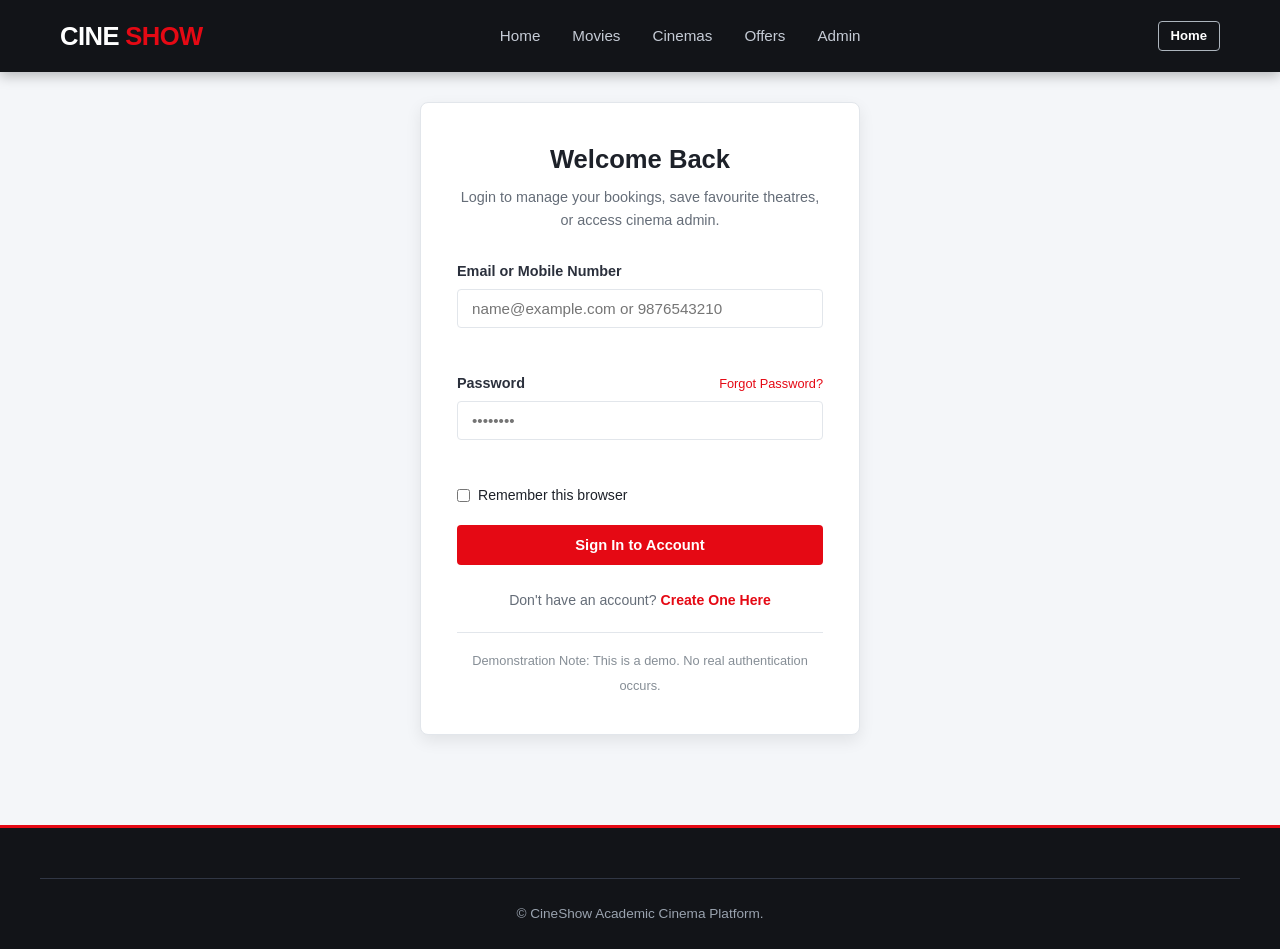
<file: login.html>
<!DOCTYPE html>
<html lang="en">
<head>
  <meta charset="UTF-8">
  <meta name="viewport" content="width=device-width, initial-scale=1.0">
  <title>Customer & Staff Login | CineShow</title>
  <link rel="stylesheet" href="css/style.css">
  <style>
    .validation-message {
      color: #dc2626;
      font-size: 0.8125rem;
      margin-top: 0.375rem;
      min-height: 1.25rem;
      display: block;
    }
    .form-control.error {
      border-color: #dc2626;
      box-shadow: 0 0 0 3px rgba(220, 38, 38, 0.15);
    }
    .form-control.error:focus {
      border-color: #dc2626;
      box-shadow: 0 0 0 3px rgba(220, 38, 38, 0.15);
    }
  </style>
</head>
<body>

  <header class="site-header">
    <div class="container">
      <a href="index.html" class="brand-logo"><span>CINE</span><span class="brand-highlight">SHOW</span></a>
      <nav class="site-nav">
        <ul class="nav-links">
          <li><a href="index.html" class="nav-link">Home</a></li>
          <li><a href="movies.html" class="nav-link">Movies</a></li>
          <li><a href="cinemas.html" class="nav-link">Cinemas</a></li>
          <li><a href="offers.html" class="nav-link">Offers</a></li>
          <li><a href="admin.html" class="nav-link">Admin</a></li>
        </ul>
      </nav>
      <div class="header-actions">
        <a href="index.html" class="btn btn-secondary btn-sm">Home</a>
      </div>
    </div>
  </header>

  <main class="main-content">
    <div class="container">

      <div class="auth-box">
        <div class="auth-header">
          <h2>Welcome Back</h2>
          <p>Login to manage your bookings, save favourite theatres, or access cinema admin.</p>
        </div>

        <form id="loginForm" novalidate>

          <div class="form-group">
            <label for="userEmail" class="form-label">Email or Mobile Number</label>
            <input type="text" id="userEmail" name="username" class="form-control" placeholder="name@example.com or 9876543210" required>
            <div class="validation-message" id="emailError" aria-live="polite"></div>
          </div>

          <div class="form-group">
            <div class="label-row-between">
              <label for="userPassword" class="form-label">Password</label>
              <a href="#" id="forgotPasswordLink" class="link-small-primary">Forgot Password?</a>
            </div>
            <input type="password" id="userPassword" name="password" class="form-control" placeholder="••••••••" required>
            <div class="validation-message" id="passwordError" aria-live="polite"></div>
          </div>

          <div class="form-group checkbox-row">
            <input type="checkbox" id="remember" name="remember" class="accent-primary">
            <label for="remember" class="checkbox-label-text">Remember this browser</label>
          </div>

          <button type="submit" class="btn btn-primary btn-block">Sign In to Account</button>

          <div class="auth-footer-note">
            Don't have an account? <a href="#" id="createAccountLink" class="link-primary-bold">Create One Here</a>
          </div>

          <div class="demo-note-box">
            <span class="demo-note-text">Demonstration Note: This is a demo. No real authentication occurs.</span>
          </div>

        </form>
      </div>

    </div>
  </main>

  <footer class="site-footer">
    <div class="container footer-bottom">
      <p>&copy; CineShow Academic Cinema Platform.</p>
    </div>
  </footer>

  <script>
    (function () {
      const form = document.getElementById('loginForm');
      const emailInput = document.getElementById('userEmail');
      const passwordInput = document.getElementById('userPassword');
      const emailError = document.getElementById('emailError');
      const passwordError = document.getElementById('passwordError');
      const forgotPasswordLink = document.getElementById('forgotPasswordLink');
      const createAccountLink = document.getElementById('createAccountLink');

      const emailRegex = /^[a-zA-Z0-9._%+-]+@[a-zA-Z0-9.-]+\.[a-zA-Z]{2,}$/;
      const mobileRegex = /^[6-9]\d{9}$/;

      function validateEmail(value) {
        const trimmed = value.trim();
        if (!trimmed) {
          return 'Email or mobile number is required';
        }
        if (trimmed.includes('@')) {
          if (!emailRegex.test(trimmed)) {
            return 'Enter a valid email address (e.g., name@example.com)';
          }
        } else if (!mobileRegex.test(trimmed)) {
          return 'Enter a valid 10-digit Indian mobile number';
        }
        return '';
      }

      function validatePassword(value) {
        if (!value) {
          return 'Password is required';
        }
        if (value.length < 8) {
          return 'Password must be at least 8 characters';
        }
        return '';
      }

      function showError(input, errorEl, message) {
        input.classList.add('error');
        errorEl.textContent = message;
      }

      function clearError(input, errorEl) {
        input.classList.remove('error');
        errorEl.textContent = '';
      }

      emailInput.addEventListener('blur', function () {
        const error = validateEmail(this.value);
        if (error) showError(this, emailError, error);
        else clearError(this, emailError);
      });

      passwordInput.addEventListener('blur', function () {
        const error = validatePassword(this.value);
        if (error) showError(this, passwordError, error);
        else clearError(this, passwordError);
      });

      emailInput.addEventListener('input', function () {
        if (this.classList.contains('error')) {
          const error = validateEmail(this.value);
          if (!error) clearError(this, emailError);
        }
      });

      passwordInput.addEventListener('input', function () {
        if (this.classList.contains('error')) {
          const error = validatePassword(this.value);
          if (!error) clearError(this, passwordError);
        }
      });

      forgotPasswordLink.addEventListener('click', function (e) {
        e.preventDefault();
        alert('Demo: Forgot Password flow not implemented. In a real app, this would open a password reset page.');
      });

      createAccountLink.addEventListener('click', function (e) {
        e.preventDefault();
        alert('Demo: Account creation not implemented. In a real app, this would open a registration page.');
      });

      form.addEventListener('submit', function (e) {
        e.preventDefault();

        const emailErrorMsg = validateEmail(emailInput.value);
        const passwordErrorMsg = validatePassword(passwordInput.value);

        let hasError = false;

        if (emailErrorMsg) {
          showError(emailInput, emailError, emailErrorMsg);
          hasError = true;
        } else {
          clearError(emailInput, emailError);
        }

        if (passwordErrorMsg) {
          showError(passwordInput, passwordError, passwordErrorMsg);
          hasError = true;
        } else {
          clearError(passwordInput, passwordError);
        }

        if (!hasError) {
          alert('Demo: Login successful! Redirecting to homepage...');
          window.location.href = 'index.html';
        }
      });
    })();
  </script>
</body>
</html>
</file>
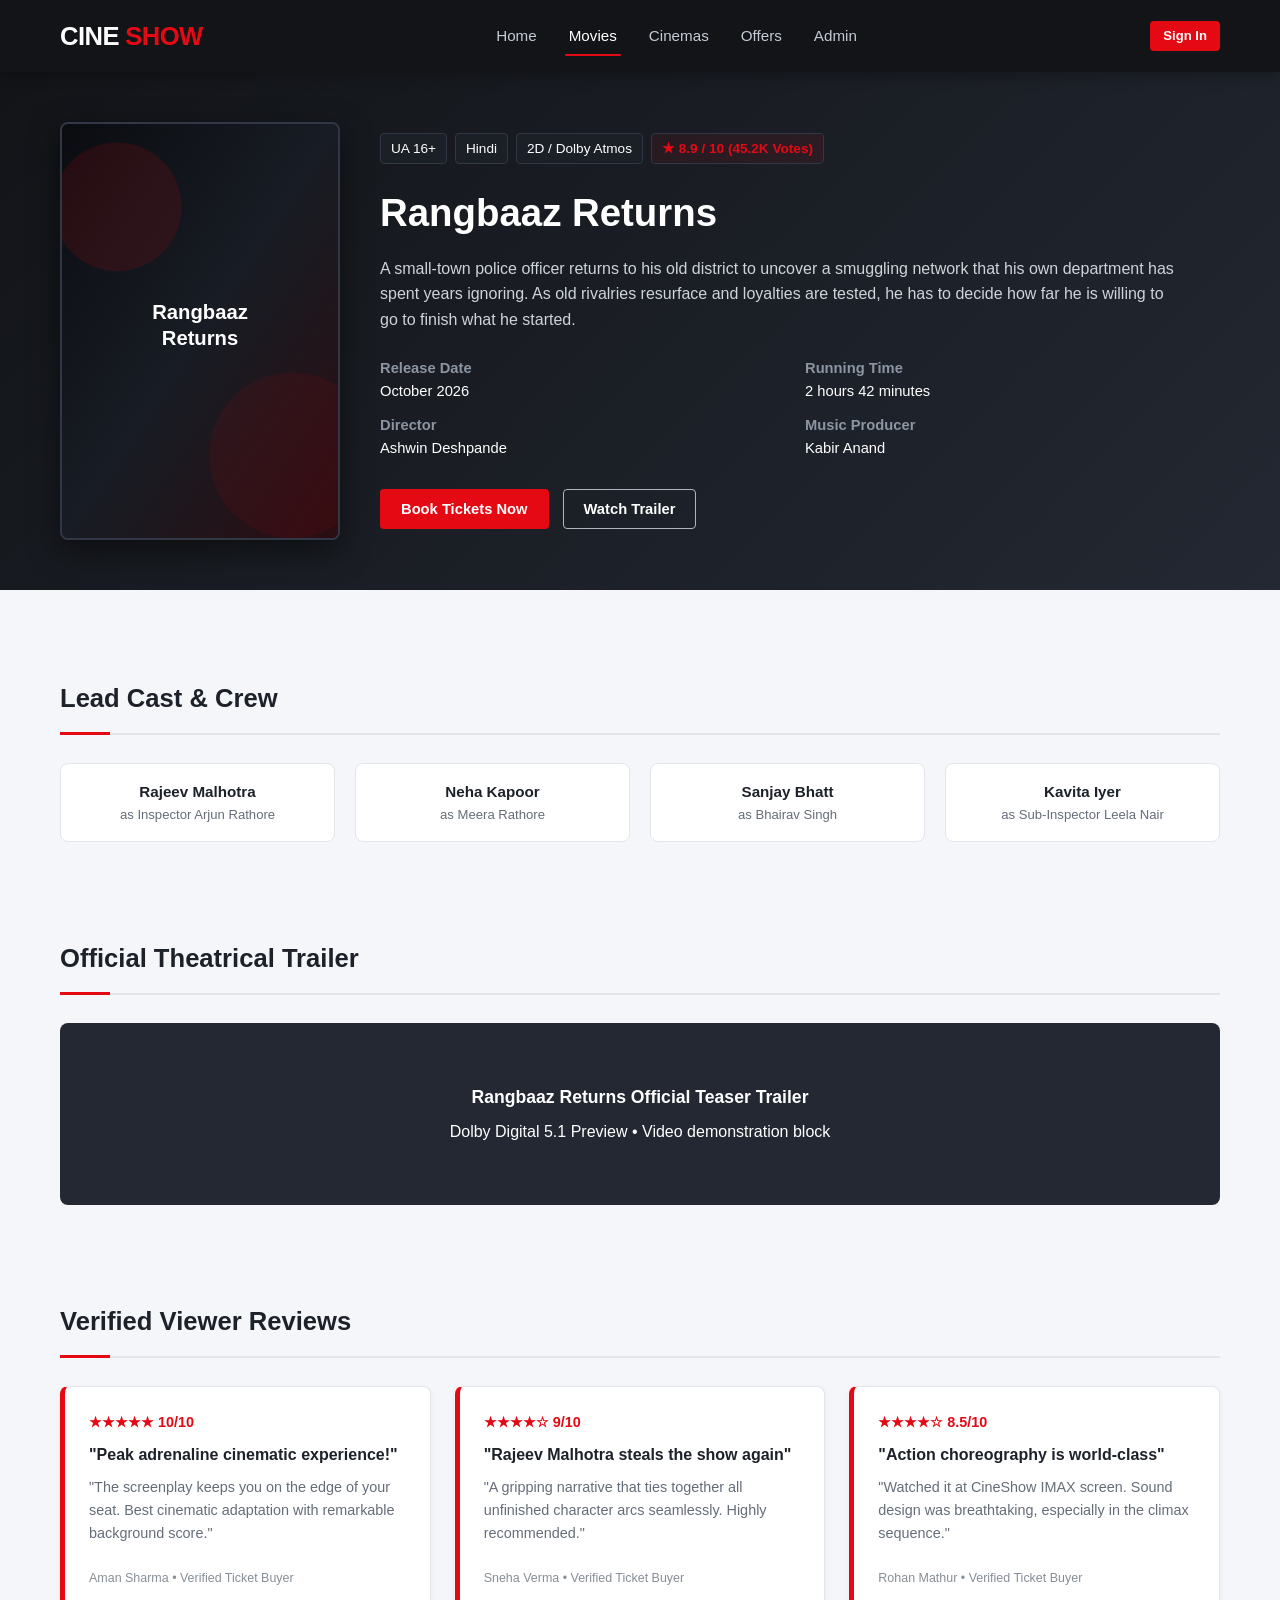
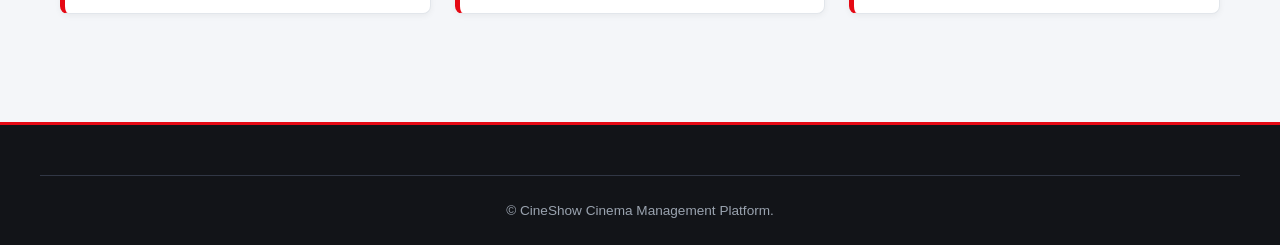
<file: movie-details.html>
<!DOCTYPE html>
<html lang="en">
<head>
  <meta charset="UTF-8">
  <meta name="viewport" content="width=device-width, initial-scale=1.0">
  <title>Rangbaaz Returns - Movie Details | CineShow</title>
  <link rel="stylesheet" href="css/style.css">
</head>
<body>

  <header class="site-header">
    <div class="container">
      <a href="index.html" class="brand-logo"><span>CINE</span><span class="brand-highlight">SHOW</span></a>
      <nav class="site-nav">
        <ul class="nav-links">
          <li><a href="index.html" class="nav-link">Home</a></li>
          <li><a href="movies.html" class="nav-link active">Movies</a></li>
          <li><a href="cinemas.html" class="nav-link">Cinemas</a></li>
          <li><a href="offers.html" class="nav-link">Offers</a></li>
          <li><a href="admin.html" class="nav-link">Admin</a></li>
        </ul>
      </nav>
      <div class="header-actions">
        <a href="login.html" class="btn btn-primary btn-sm">Sign In</a>
      </div>
    </div>
  </header>

  <section class="movie-details-hero">
    <div class="container details-grid">
      <div class="details-poster">
        <img src="images/movie1.svg" alt="Rangbaaz Returns Banner">
      </div>
      <div class="details-info">
        <div class="details-badges">
          <span class="badge-tag">UA 16+</span>
          <span class="badge-tag">Hindi</span>
          <span class="badge-tag">2D / Dolby Atmos</span>
          <span class="badge-tag badge-rating">★ 8.9 / 10 (45.2K Votes)</span>
        </div>
        <h1>Rangbaaz Returns</h1>
        <p class="details-synopsis">
          A small-town police officer returns to his old district to uncover a smuggling network that his own department has spent years ignoring. As old rivalries resurface and loyalties are tested, he has to decide how far he is willing to go to finish what he started.
        </p>

        <dl class="details-meta-list">
          <div><dt>Release Date</dt><dd>October 2026</dd></div>
          <div><dt>Running Time</dt><dd>2 hours 42 minutes</dd></div>
          <div><dt>Director</dt><dd>Ashwin Deshpande</dd></div>
          <div><dt>Music Producer</dt><dd>Kabir Anand</dd></div>
        </dl>

        <div class="details-action-row">
          <a href="booking.html" class="btn btn-primary">Book Tickets Now</a>
          <a href="#trailer" class="btn btn-secondary">Watch Trailer</a>
        </div>
      </div>
    </div>
  </section>

  <main class="main-content">
    <div class="container">

      <section class="section-wrapper">
        <div class="section-head">
          <h2 class="section-title">Lead Cast &amp; Crew</h2>
        </div>
        <div class="cast-grid">
          <div class="cast-card">
            <p class="cast-name">Rajeev Malhotra</p>
            <p class="cast-role">as Inspector Arjun Rathore</p>
          </div>
          <div class="cast-card">
            <p class="cast-name">Neha Kapoor</p>
            <p class="cast-role">as Meera Rathore</p>
          </div>
          <div class="cast-card">
            <p class="cast-name">Sanjay Bhatt</p>
            <p class="cast-role">as Bhairav Singh</p>
          </div>
          <div class="cast-card">
            <p class="cast-name">Kavita Iyer</p>
            <p class="cast-role">as Sub-Inspector Leela Nair</p>
          </div>
        </div>
      </section>

      <section id="trailer" class="section-wrapper">
        <div class="section-head">
          <h2 class="section-title">Official Theatrical Trailer</h2>
        </div>
        <div class="trailer-placeholder">
          <p class="trailer-placeholder-title">Rangbaaz Returns Official Teaser Trailer</p>
          <p>Dolby Digital 5.1 Preview • Video demonstration block</p>
        </div>
      </section>

      <section class="section-wrapper">
        <div class="section-head">
          <h2 class="section-title">Verified Viewer Reviews</h2>
        </div>
        <div class="grid-3">
          <div class="offer-card review-card">
            <div class="review-stars">★★★★★ 10/10</div>
            <h4 class="review-quote">"Peak adrenaline cinematic experience!"</h4>
            <p class="offer-desc">"The screenplay keeps you on the edge of your seat. Best cinematic adaptation with remarkable background score."</p>
            <span class="offer-expiry">Aman Sharma • Verified Ticket Buyer</span>
          </div>
          <div class="offer-card review-card">
            <div class="review-stars">★★★★☆ 9/10</div>
            <h4 class="review-quote">"Rajeev Malhotra steals the show again"</h4>
            <p class="offer-desc">"A gripping narrative that ties together all unfinished character arcs seamlessly. Highly recommended."</p>
            <span class="offer-expiry">Sneha Verma • Verified Ticket Buyer</span>
          </div>
          <div class="offer-card review-card">
            <div class="review-stars">★★★★☆ 8.5/10</div>
            <h4 class="review-quote">"Action choreography is world-class"</h4>
            <p class="offer-desc">"Watched it at CineShow IMAX screen. Sound design was breathtaking, especially in the climax sequence."</p>
            <span class="offer-expiry">Rohan Mathur • Verified Ticket Buyer</span>
          </div>
        </div>
      </section>

    </div>
  </main>

  <footer class="site-footer">
    <div class="container footer-bottom">
      <p>&copy; CineShow Cinema Management Platform.</p>
    </div>
  </footer>

</body>
</html>
</file>
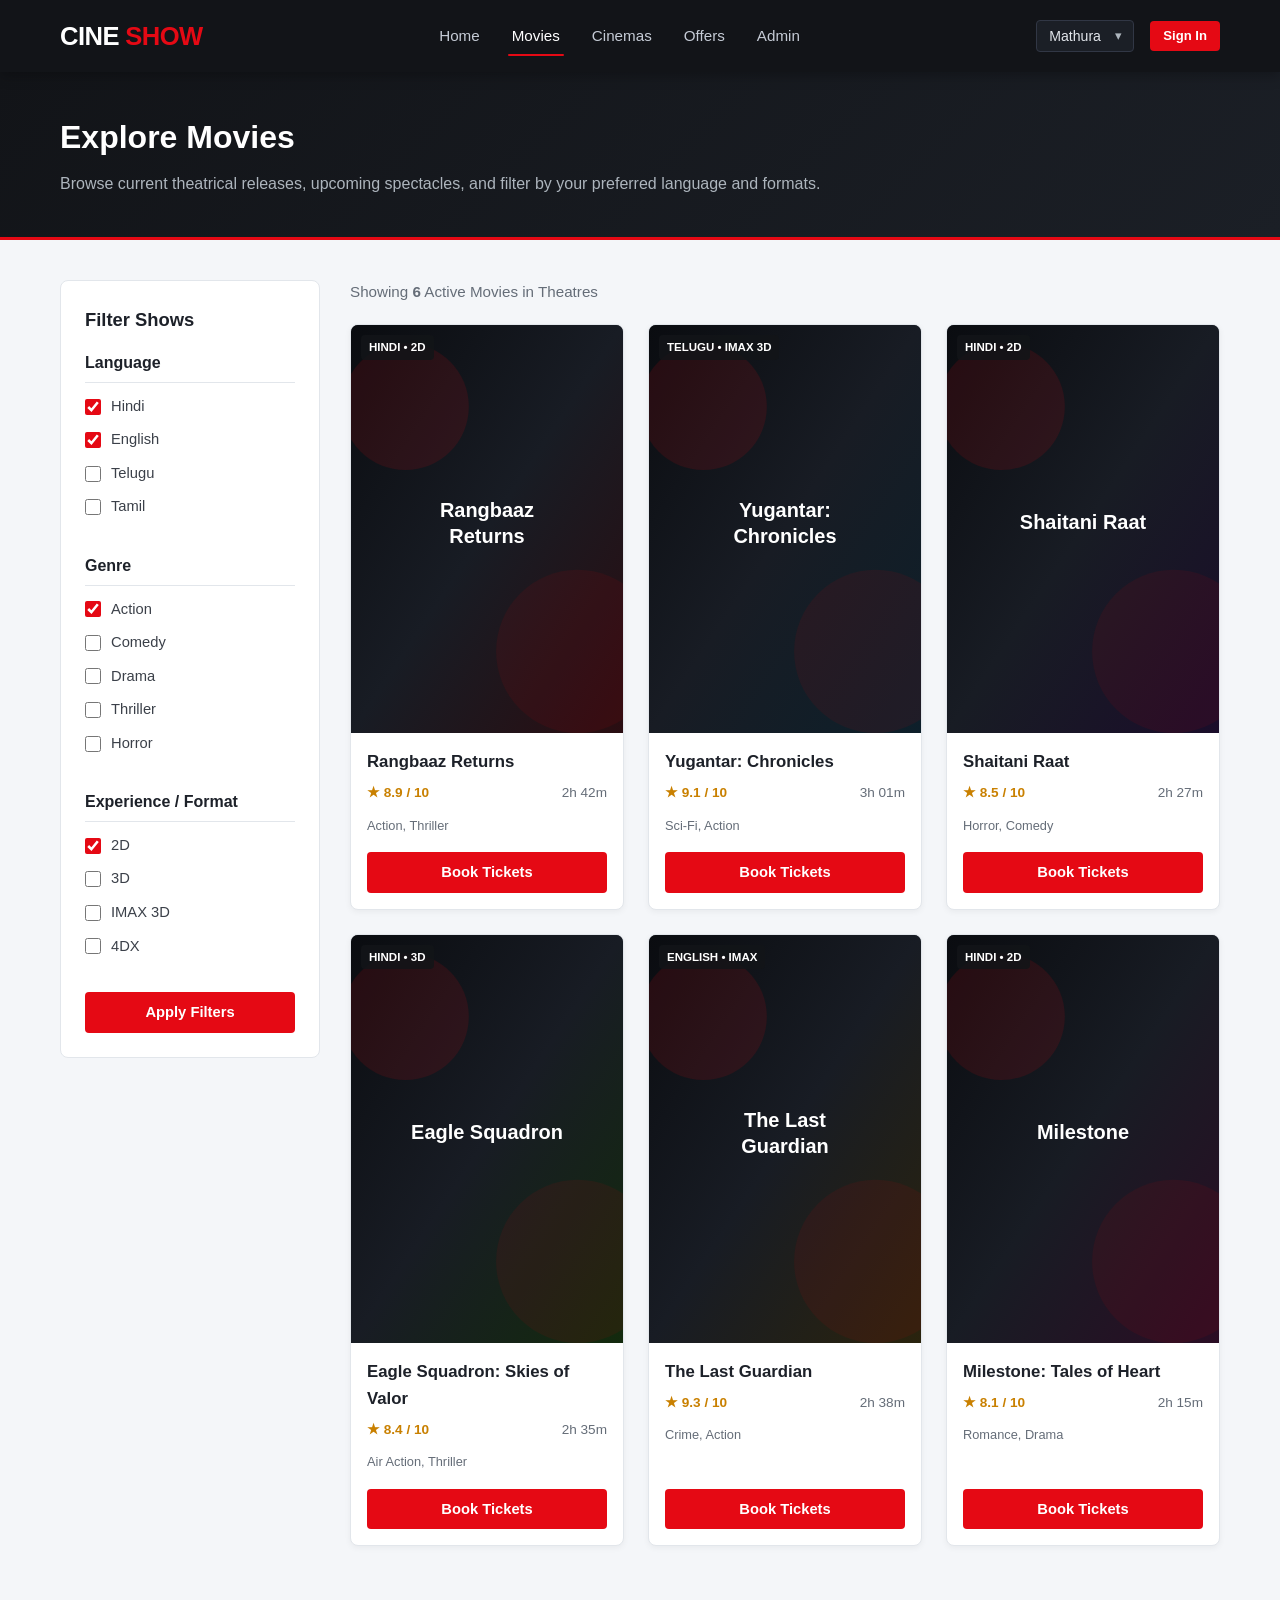
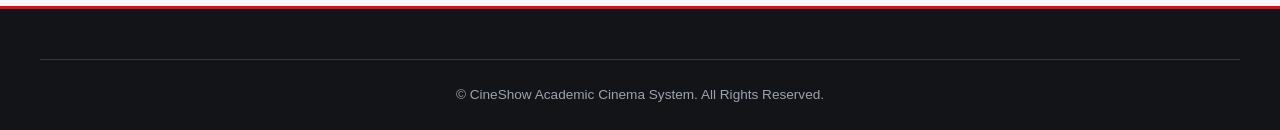
<file: movies.html>
<!DOCTYPE html>
<html lang="en">
<head>
  <meta charset="UTF-8">
  <meta name="viewport" content="width=device-width, initial-scale=1.0">
  <title>All Movies | CineShow</title>
  <link rel="stylesheet" href="css/style.css">
</head>
<body>

  <header class="site-header">
    <div class="container">
      <a href="index.html" class="brand-logo"><span>CINE</span><span class="brand-highlight">SHOW</span></a>
      <nav class="site-nav">
        <ul class="nav-links">
          <li><a href="index.html" class="nav-link">Home</a></li>
          <li><a href="movies.html" class="nav-link active">Movies</a></li>
          <li><a href="cinemas.html" class="nav-link">Cinemas</a></li>
          <li><a href="offers.html" class="nav-link">Offers</a></li>
          <li><a href="admin.html" class="nav-link">Admin</a></li>
        </ul>
      </nav>
      <div class="header-actions">
        <div class="city-select-wrap">
          <select class="city-select" aria-label="City Selector">
            <option>Mathura</option>
            <option>Agra</option>
            <option>Delhi</option>
          </select>
        </div>
        <a href="login.html" class="btn btn-primary btn-sm">Sign In</a>
      </div>
    </div>
  </header>

  <div class="page-header-band">
    <div class="container">
      <h1>Explore Movies</h1>
      <p>Browse current theatrical releases, upcoming spectacles, and filter by your preferred language and formats.</p>
    </div>
  </div>

  <main class="main-content">
    <div class="container">
      <div class="catalog-layout">

        <aside class="filter-sidebar">
          <form action="movies.html" method="get">
            <h3 class="filter-sidebar-title">Filter Shows</h3>

            <fieldset class="filter-group">
              <legend class="filter-legend">Language</legend>
              <label class="filter-item">
                <input type="checkbox" name="lang" value="hindi" checked> Hindi
              </label>
              <label class="filter-item">
                <input type="checkbox" name="lang" value="english" checked> English
              </label>
              <label class="filter-item">
                <input type="checkbox" name="lang" value="telugu"> Telugu
              </label>
              <label class="filter-item">
                <input type="checkbox" name="lang" value="tamil"> Tamil
              </label>
            </fieldset>

            <fieldset class="filter-group">
              <legend class="filter-legend">Genre</legend>
              <label class="filter-item">
                <input type="checkbox" name="genre" value="action" checked> Action
              </label>
              <label class="filter-item">
                <input type="checkbox" name="genre" value="comedy"> Comedy
              </label>
              <label class="filter-item">
                <input type="checkbox" name="genre" value="drama"> Drama
              </label>
              <label class="filter-item">
                <input type="checkbox" name="genre" value="thriller"> Thriller
              </label>
              <label class="filter-item">
                <input type="checkbox" name="genre" value="horror"> Horror
              </label>
            </fieldset>

            <fieldset class="filter-group">
              <legend class="filter-legend">Experience / Format</legend>
              <label class="filter-item">
                <input type="checkbox" name="format" value="2d" checked> 2D
              </label>
              <label class="filter-item">
                <input type="checkbox" name="format" value="3d"> 3D
              </label>
              <label class="filter-item">
                <input type="checkbox" name="format" value="imax"> IMAX 3D
              </label>
              <label class="filter-item">
                <input type="checkbox" name="format" value="4dx"> 4DX
              </label>
            </fieldset>

            <button type="submit" class="btn btn-primary btn-block">Apply Filters</button>
          </form>
        </aside>

        <section>
          <div class="catalog-results-row">
            <p class="muted-note">Showing <strong>6</strong> Active Movies in Theatres</p>
          </div>

          <div class="grid-3">
            <article class="movie-card">
              <div class="movie-poster-wrap">
                <span class="movie-badge-lang">Hindi • 2D</span>
                <img src="images/movie1.svg" alt="Rangbaaz Returns Poster">
              </div>
              <div class="movie-card-body">
                <h3 class="movie-card-title">Rangbaaz Returns</h3>
                <div class="movie-meta">
                  <span class="movie-rating">★ 8.9 / 10</span>
                  <span>2h 42m</span>
                </div>
                <p class="movie-tags">Action, Thriller</p>
                <a href="movie-details.html" class="btn btn-primary btn-block">Book Tickets</a>
              </div>
            </article>

            <article class="movie-card">
              <div class="movie-poster-wrap">
                <span class="movie-badge-lang">Telugu • IMAX 3D</span>
                <img src="images/movie2.svg" alt="Yugantar Poster">
              </div>
              <div class="movie-card-body">
                <h3 class="movie-card-title">Yugantar: Chronicles</h3>
                <div class="movie-meta">
                  <span class="movie-rating">★ 9.1 / 10</span>
                  <span>3h 01m</span>
                </div>
                <p class="movie-tags">Sci-Fi, Action</p>
                <a href="movie-details.html" class="btn btn-primary btn-block">Book Tickets</a>
              </div>
            </article>

            <article class="movie-card">
              <div class="movie-poster-wrap">
                <span class="movie-badge-lang">Hindi • 2D</span>
                <img src="images/movie3.svg" alt="Shaitani Raat Poster">
              </div>
              <div class="movie-card-body">
                <h3 class="movie-card-title">Shaitani Raat</h3>
                <div class="movie-meta">
                  <span class="movie-rating">★ 8.5 / 10</span>
                  <span>2h 27m</span>
                </div>
                <p class="movie-tags">Horror, Comedy</p>
                <a href="movie-details.html" class="btn btn-primary btn-block">Book Tickets</a>
              </div>
            </article>

            <article class="movie-card">
              <div class="movie-poster-wrap">
                <span class="movie-badge-lang">Hindi • 3D</span>
                <img src="images/movie4.svg" alt="Eagle Squadron Poster">
              </div>
              <div class="movie-card-body">
                <h3 class="movie-card-title">Eagle Squadron: Skies of Valor</h3>
                <div class="movie-meta">
                  <span class="movie-rating">★ 8.4 / 10</span>
                  <span>2h 35m</span>
                </div>
                <p class="movie-tags">Air Action, Thriller</p>
                <a href="movie-details.html" class="btn btn-primary btn-block">Book Tickets</a>
              </div>
            </article>

            <article class="movie-card">
              <div class="movie-poster-wrap">
                <span class="movie-badge-lang">English • IMAX</span>
                <img src="images/movie5.svg" alt="The Last Guardian Poster">
              </div>
              <div class="movie-card-body">
                <h3 class="movie-card-title">The Last Guardian</h3>
                <div class="movie-meta">
                  <span class="movie-rating">★ 9.3 / 10</span>
                  <span>2h 38m</span>
                </div>
                <p class="movie-tags">Crime, Action</p>
                <a href="movie-details.html" class="btn btn-primary btn-block">Book Tickets</a>
              </div>
            </article>

            <article class="movie-card">
              <div class="movie-poster-wrap">
                <span class="movie-badge-lang">Hindi • 2D</span>
                <img src="images/movie6.svg" alt="Milestone Poster">
              </div>
              <div class="movie-card-body">
                <h3 class="movie-card-title">Milestone: Tales of Heart</h3>
                <div class="movie-meta">
                  <span class="movie-rating">★ 8.1 / 10</span>
                  <span>2h 15m</span>
                </div>
                <p class="movie-tags">Romance, Drama</p>
                <a href="movie-details.html" class="btn btn-primary btn-block">Book Tickets</a>
              </div>
            </article>
          </div>
        </section>

      </div>
    </div>
  </main>

  <footer class="site-footer">
    <div class="container footer-bottom">
      <p>&copy; CineShow Academic Cinema System. All Rights Reserved.</p>
    </div>
  </footer>

</body>
</html>
</file>
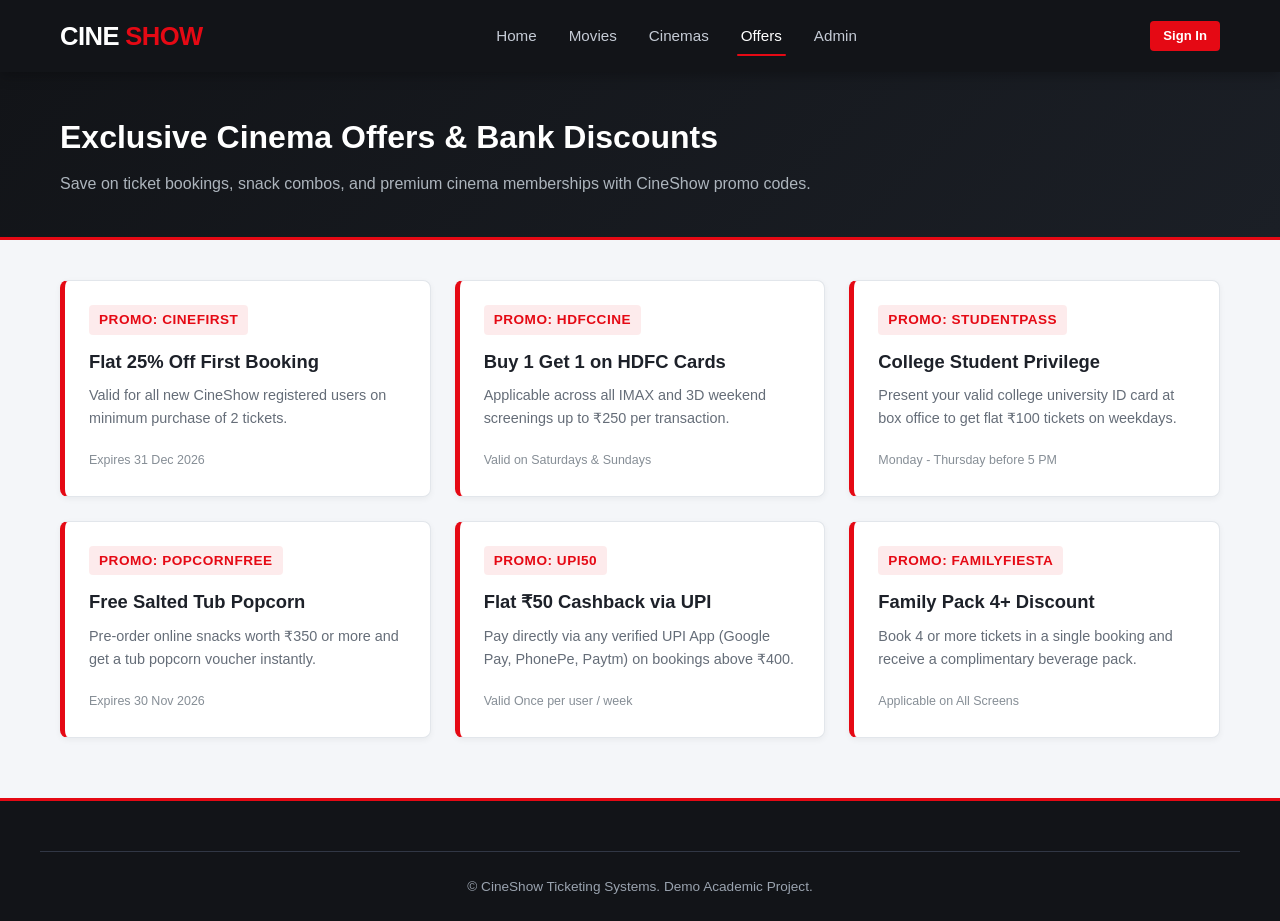
<file: offers.html>
<!DOCTYPE html>
<html lang="en">
<head>
  <meta charset="UTF-8">
  <meta name="viewport" content="width=device-width, initial-scale=1.0">
  <title>Deals & Offers | CineShow</title>
  <link rel="stylesheet" href="css/style.css">
</head>
<body>

  <header class="site-header">
    <div class="container">
      <a href="index.html" class="brand-logo"><span>CINE</span><span class="brand-highlight">SHOW</span></a>
      <nav class="site-nav">
        <ul class="nav-links">
          <li><a href="index.html" class="nav-link">Home</a></li>
          <li><a href="movies.html" class="nav-link">Movies</a></li>
          <li><a href="cinemas.html" class="nav-link">Cinemas</a></li>
          <li><a href="offers.html" class="nav-link active">Offers</a></li>
          <li><a href="admin.html" class="nav-link">Admin</a></li>
        </ul>
      </nav>
      <div class="header-actions">
        <a href="login.html" class="btn btn-primary btn-sm">Sign In</a>
      </div>
    </div>
  </header>

  <div class="page-header-band">
    <div class="container">
      <h1>Exclusive Cinema Offers &amp; Bank Discounts</h1>
      <p>Save on ticket bookings, snack combos, and premium cinema memberships with CineShow promo codes.</p>
    </div>
  </div>

  <main class="main-content">
    <div class="container">
      <div class="grid-3">
        <div class="offer-card">
          <span class="offer-code-badge">PROMO: CINEFIRST</span>
          <h3 class="offer-title">Flat 25% Off First Booking</h3>
          <p class="offer-desc">Valid for all new CineShow registered users on minimum purchase of 2 tickets.</p>
          <span class="offer-expiry">Expires 31 Dec 2026</span>
        </div>

        <div class="offer-card">
          <span class="offer-code-badge">PROMO: HDFCCINE</span>
          <h3 class="offer-title">Buy 1 Get 1 on HDFC Cards</h3>
          <p class="offer-desc">Applicable across all IMAX and 3D weekend screenings up to ₹250 per transaction.</p>
          <span class="offer-expiry">Valid on Saturdays &amp; Sundays</span>
        </div>

        <div class="offer-card">
          <span class="offer-code-badge">PROMO: STUDENTPASS</span>
          <h3 class="offer-title">College Student Privilege</h3>
          <p class="offer-desc">Present your valid college university ID card at box office to get flat ₹100 tickets on weekdays.</p>
          <span class="offer-expiry">Monday - Thursday before 5 PM</span>
        </div>

        <div class="offer-card">
          <span class="offer-code-badge">PROMO: POPCORNFREE</span>
          <h3 class="offer-title">Free Salted Tub Popcorn</h3>
          <p class="offer-desc">Pre-order online snacks worth ₹350 or more and get a tub popcorn voucher instantly.</p>
          <span class="offer-expiry">Expires 30 Nov 2026</span>
        </div>

        <div class="offer-card">
          <span class="offer-code-badge">PROMO: UPI50</span>
          <h3 class="offer-title">Flat ₹50 Cashback via UPI</h3>
          <p class="offer-desc">Pay directly via any verified UPI App (Google Pay, PhonePe, Paytm) on bookings above ₹400.</p>
          <span class="offer-expiry">Valid Once per user / week</span>
        </div>

        <div class="offer-card">
          <span class="offer-code-badge">PROMO: FAMILYFIESTA</span>
          <h3 class="offer-title">Family Pack 4+ Discount</h3>
          <p class="offer-desc">Book 4 or more tickets in a single booking and receive a complimentary beverage pack.</p>
          <span class="offer-expiry">Applicable on All Screens</span>
        </div>
      </div>
    </div>
  </main>

  <footer class="site-footer">
    <div class="container footer-bottom">
      <p>&copy; CineShow Ticketing Systems. Demo Academic Project.</p>
    </div>
  </footer>

</body>
</html>
</file>
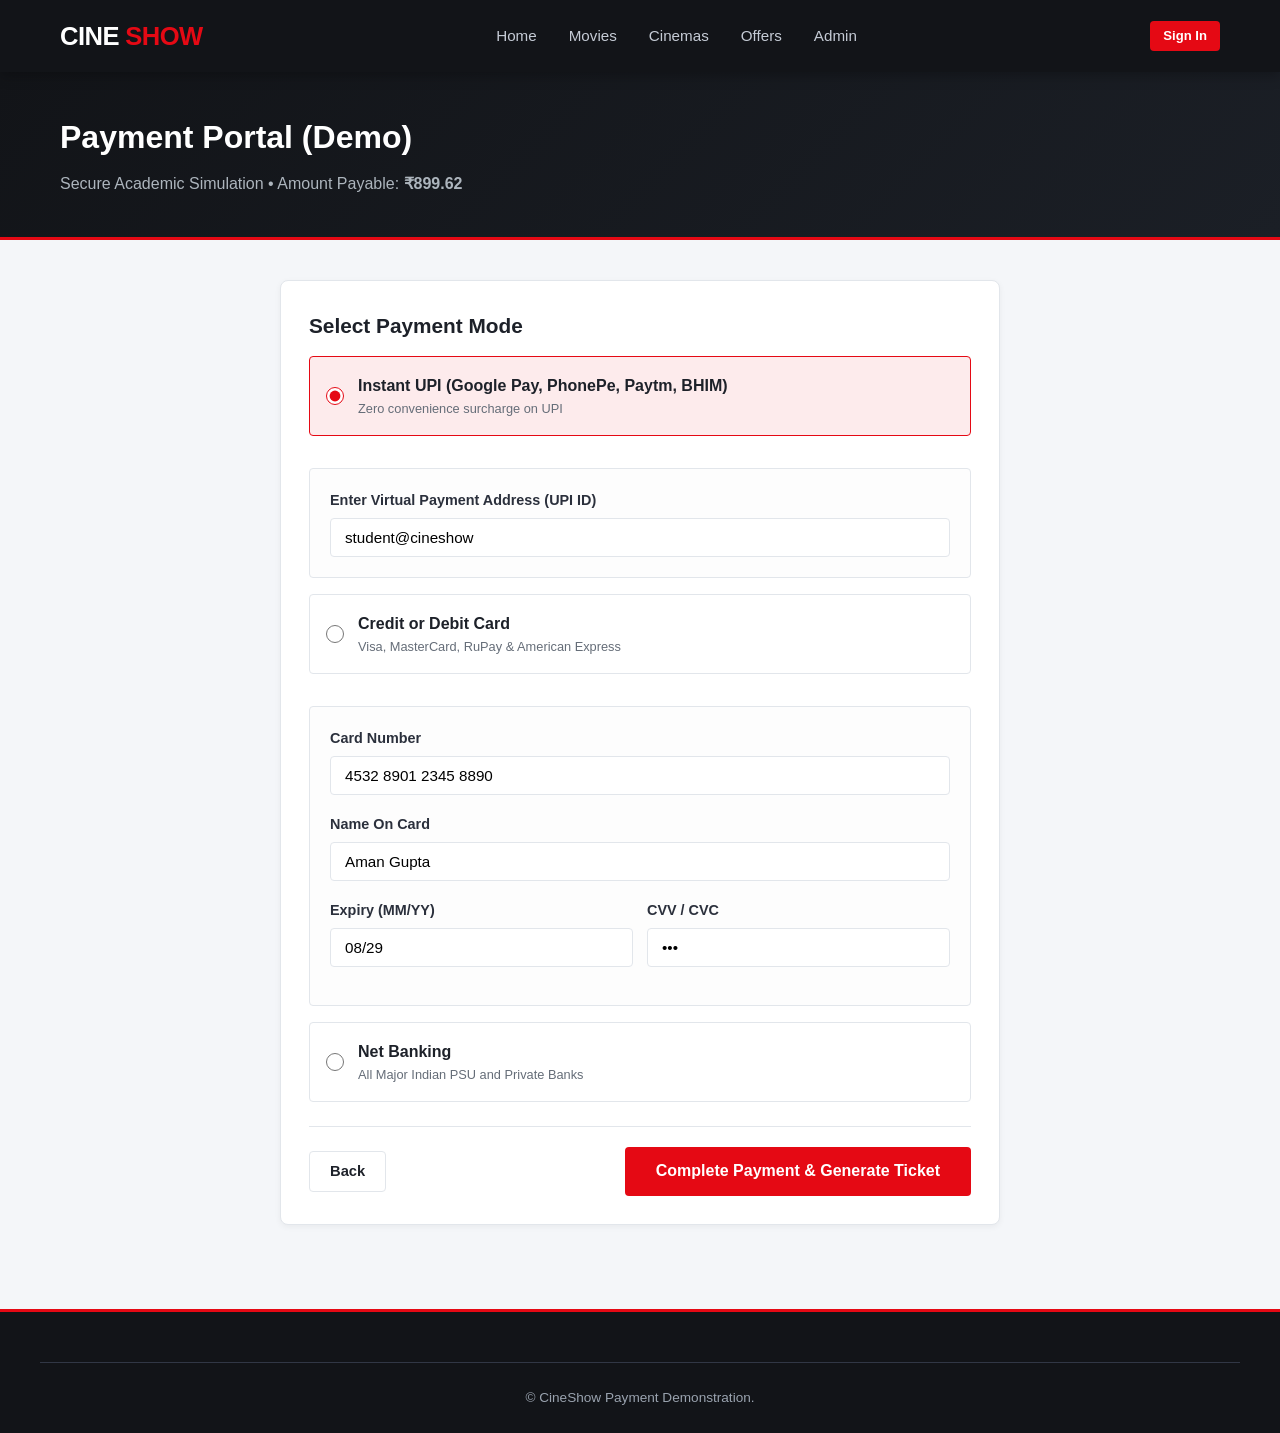
<file: payment.html>
<!DOCTYPE html>
<html lang="en">
<head>
  <meta charset="UTF-8">
  <meta name="viewport" content="width=device-width, initial-scale=1.0">
  <title>Payment Gateway Demonstration | CineShow</title>
  <link rel="stylesheet" href="css/style.css">
</head>
<body>

  <header class="site-header">
    <div class="container">
      <a href="index.html" class="brand-logo"><span>CINE</span><span class="brand-highlight">SHOW</span></a>
      <nav class="site-nav">
        <ul class="nav-links">
          <li><a href="index.html" class="nav-link">Home</a></li>
          <li><a href="movies.html" class="nav-link">Movies</a></li>
          <li><a href="cinemas.html" class="nav-link">Cinemas</a></li>
          <li><a href="offers.html" class="nav-link">Offers</a></li>
          <li><a href="admin.html" class="nav-link">Admin</a></li>
        </ul>
      </nav>
      <div class="header-actions">
        <a href="login.html" class="btn btn-primary btn-sm">Sign In</a>
      </div>
    </div>
  </header>

  <div class="page-header-band">
    <div class="container">
      <h1>Payment Portal (Demo)</h1>
      <p>Secure Academic Simulation • Amount Payable: <strong>₹899.62</strong></p>
    </div>
  </div>

  <main class="main-content">
    <div class="container payment-page-container">

      <form action="success.html" method="get" class="order-box">

        <h2 class="order-box-title">Select Payment Mode</h2>

        <div class="payment-tabs">

          <label class="pay-tab-label">
            <input type="radio" name="paymethod" value="upi" checked>
            <div>
              <strong>Instant UPI (Google Pay, PhonePe, Paytm, BHIM)</strong>
              <div class="snack-desc-text">Zero convenience surcharge on UPI</div>
            </div>
          </label>
          <div class="pay-fields-box">
            <div class="form-group form-group-tight">
              <label for="upiId" class="form-label">Enter Virtual Payment Address (UPI ID)</label>
              <input type="text" id="upiId" name="upi_id" class="form-control" placeholder="username@okhdfcbank or 9876543210@paytm" value="student@cineshow">
            </div>
          </div>

          <label class="pay-tab-label">
            <input type="radio" name="paymethod" value="card">
            <div>
              <strong>Credit or Debit Card</strong>
              <div class="snack-desc-text">Visa, MasterCard, RuPay &amp; American Express</div>
            </div>
          </label>
          <div class="pay-fields-box">
            <div class="form-group">
              <label for="cardNumber" class="form-label">Card Number</label>
              <input type="text" id="cardNumber" name="card_num" class="form-control" placeholder="XXXX - XXXX - XXXX - 4242" value="4532 8901 2345 8890">
            </div>
            <div class="form-group">
              <label for="cardHolder" class="form-label">Name On Card</label>
              <input type="text" id="cardHolder" name="card_holder" class="form-control" placeholder="Full name as printed" value="Aman Gupta">
            </div>
            <div class="form-grid-2">
              <div class="form-group">
                <label for="cardExp" class="form-label">Expiry (MM/YY)</label>
                <input type="text" id="cardExp" name="card_exp" class="form-control" placeholder="12/28" value="08/29">
              </div>
              <div class="form-group">
                <label for="cardCvv" class="form-label">CVV / CVC</label>
                <input type="password" id="cardCvv" name="card_cvv" class="form-control" placeholder="123" maxlength="4" value="789">
              </div>
            </div>
          </div>

          <label class="pay-tab-label">
            <input type="radio" name="paymethod" value="netbanking">
            <div>
              <strong>Net Banking</strong>
              <div class="snack-desc-text">All Major Indian PSU and Private Banks</div>
            </div>
          </label>

        </div>

        <div class="payment-form-actions">
          <a href="checkout.html" class="btn btn-secondary btn-secondary-neutral">Back</a>
          <button type="submit" class="btn btn-primary btn-lg">Complete Payment &amp; Generate Ticket</button>
        </div>

      </form>

    </div>
  </main>

  <footer class="site-footer">
    <div class="container footer-bottom">
      <p>&copy; CineShow Payment Demonstration.</p>
    </div>
  </footer>

</body>
</html>
</file>
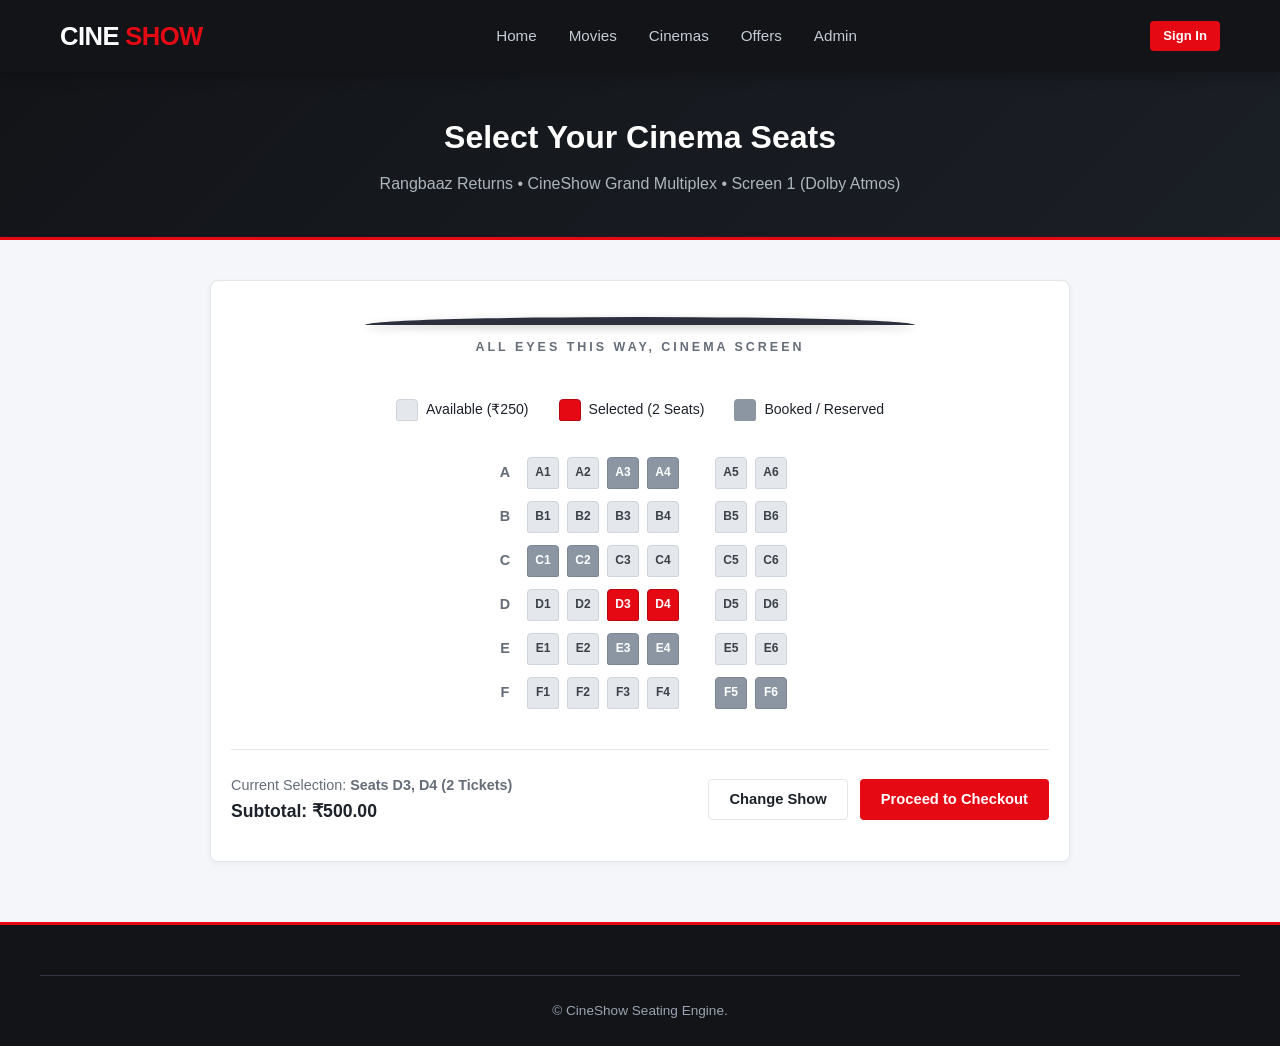
<file: seats.html>
<!DOCTYPE html>
<html lang="en">
<head>
  <meta charset="UTF-8">
  <meta name="viewport" content="width=device-width, initial-scale=1.0">
  <title>Select Seats | CineShow</title>
  <link rel="stylesheet" href="css/style.css">
</head>
<body>

  <header class="site-header">
    <div class="container">
      <a href="index.html" class="brand-logo"><span>CINE</span><span class="brand-highlight">SHOW</span></a>
      <nav class="site-nav">
        <ul class="nav-links">
          <li><a href="index.html" class="nav-link">Home</a></li>
          <li><a href="movies.html" class="nav-link">Movies</a></li>
          <li><a href="cinemas.html" class="nav-link">Cinemas</a></li>
          <li><a href="offers.html" class="nav-link">Offers</a></li>
          <li><a href="admin.html" class="nav-link">Admin</a></li>
        </ul>
      </nav>
      <div class="header-actions">
        <a href="login.html" class="btn btn-primary btn-sm">Sign In</a>
      </div>
    </div>
  </header>

  <div class="page-header-band text-center">
    <div class="container">
      <h1>Select Your Cinema Seats</h1>
      <p>Rangbaaz Returns • CineShow Grand Multiplex • Screen 1 (Dolby Atmos)</p>
    </div>
  </div>

  <main class="main-content">
    <div class="container">

      <div class="seating-wrapper">

        <div class="screen-indicator">
          <div class="screen-bar"></div>
          <span class="screen-text">All Eyes This Way, Cinema Screen</span>
        </div>

        <div class="seat-legend">
          <div class="legend-item">
            <span class="seat-demo available"></span>
            <span>Available (₹250)</span>
          </div>
          <div class="legend-item">
            <span class="seat-demo selected"></span>
            <span>Selected (2 Seats)</span>
          </div>
          <div class="legend-item">
            <span class="seat-demo booked"></span>
            <span>Booked / Reserved</span>
          </div>
        </div>

        <div class="seat-grid">

          <div class="seat-row">
            <span class="seat-row-name">A</span>
            <div class="seat-units">
              <input type="checkbox" id="seat-A1" class="seat-input"><label for="seat-A1" class="seat-box available">A1</label>
              <input type="checkbox" id="seat-A2" class="seat-input"><label for="seat-A2" class="seat-box available">A2</label>
              <div class="seat-box booked">A3</div>
              <div class="seat-box booked">A4</div>
              <div class="seat-spacer"></div>
              <input type="checkbox" id="seat-A5" class="seat-input"><label for="seat-A5" class="seat-box available">A5</label>
              <input type="checkbox" id="seat-A6" class="seat-input"><label for="seat-A6" class="seat-box available">A6</label>
            </div>
          </div>

          <div class="seat-row">
            <span class="seat-row-name">B</span>
            <div class="seat-units">
              <input type="checkbox" id="seat-B1" class="seat-input"><label for="seat-B1" class="seat-box available">B1</label>
              <input type="checkbox" id="seat-B2" class="seat-input"><label for="seat-B2" class="seat-box available">B2</label>
              <input type="checkbox" id="seat-B3" class="seat-input"><label for="seat-B3" class="seat-box available">B3</label>
              <input type="checkbox" id="seat-B4" class="seat-input"><label for="seat-B4" class="seat-box available">B4</label>
              <div class="seat-spacer"></div>
              <input type="checkbox" id="seat-B5" class="seat-input"><label for="seat-B5" class="seat-box available">B5</label>
              <input type="checkbox" id="seat-B6" class="seat-input"><label for="seat-B6" class="seat-box available">B6</label>
            </div>
          </div>

          <div class="seat-row">
            <span class="seat-row-name">C</span>
            <div class="seat-units">
              <div class="seat-box booked">C1</div>
              <div class="seat-box booked">C2</div>
              <input type="checkbox" id="seat-C3" class="seat-input"><label for="seat-C3" class="seat-box available">C3</label>
              <input type="checkbox" id="seat-C4" class="seat-input"><label for="seat-C4" class="seat-box available">C4</label>
              <div class="seat-spacer"></div>
              <input type="checkbox" id="seat-C5" class="seat-input"><label for="seat-C5" class="seat-box available">C5</label>
              <input type="checkbox" id="seat-C6" class="seat-input"><label for="seat-C6" class="seat-box available">C6</label>
            </div>
          </div>

          <div class="seat-row">
            <span class="seat-row-name">D</span>
            <div class="seat-units">
              <input type="checkbox" id="seat-D1" class="seat-input"><label for="seat-D1" class="seat-box available">D1</label>
              <input type="checkbox" id="seat-D2" class="seat-input"><label for="seat-D2" class="seat-box available">D2</label>
              <input type="checkbox" id="seat-D3" class="seat-input" checked><label for="seat-D3" class="seat-box available">D3</label>
              <input type="checkbox" id="seat-D4" class="seat-input" checked><label for="seat-D4" class="seat-box available">D4</label>
              <div class="seat-spacer"></div>
              <input type="checkbox" id="seat-D5" class="seat-input"><label for="seat-D5" class="seat-box available">D5</label>
              <input type="checkbox" id="seat-D6" class="seat-input"><label for="seat-D6" class="seat-box available">D6</label>
            </div>
          </div>

          <div class="seat-row">
            <span class="seat-row-name">E</span>
            <div class="seat-units">
              <input type="checkbox" id="seat-E1" class="seat-input"><label for="seat-E1" class="seat-box available">E1</label>
              <input type="checkbox" id="seat-E2" class="seat-input"><label for="seat-E2" class="seat-box available">E2</label>
              <div class="seat-box booked">E3</div>
              <div class="seat-box booked">E4</div>
              <div class="seat-spacer"></div>
              <input type="checkbox" id="seat-E5" class="seat-input"><label for="seat-E5" class="seat-box available">E5</label>
              <input type="checkbox" id="seat-E6" class="seat-input"><label for="seat-E6" class="seat-box available">E6</label>
            </div>
          </div>

          <div class="seat-row">
            <span class="seat-row-name">F</span>
            <div class="seat-units">
              <input type="checkbox" id="seat-F1" class="seat-input"><label for="seat-F1" class="seat-box available">F1</label>
              <input type="checkbox" id="seat-F2" class="seat-input"><label for="seat-F2" class="seat-box available">F2</label>
              <input type="checkbox" id="seat-F3" class="seat-input"><label for="seat-F3" class="seat-box available">F3</label>
              <input type="checkbox" id="seat-F4" class="seat-input"><label for="seat-F4" class="seat-box available">F4</label>
              <div class="seat-spacer"></div>
              <div class="seat-box booked">F5</div>
              <div class="seat-box booked">F6</div>
            </div>
          </div>

        </div>

        <div class="seat-summary-bar">
          <div>
            <p class="seat-summary-note">Current Selection: <strong>Seats D3, D4 (2 Tickets)</strong></p>
            <p class="seat-summary-subtotal">Subtotal: ₹500.00</p>
          </div>
          <div class="seat-summary-actions">
            <a href="booking.html" class="btn btn-secondary btn-secondary-neutral">Change Show</a>
            <a href="checkout.html" class="btn btn-primary">Proceed to Checkout</a>
          </div>
        </div>

      </div>

    </div>
  </main>

  <footer class="site-footer">
    <div class="container footer-bottom">
      <p>&copy; CineShow Seating Engine.</p>
    </div>
  </footer>

</body>
</html>
</file>
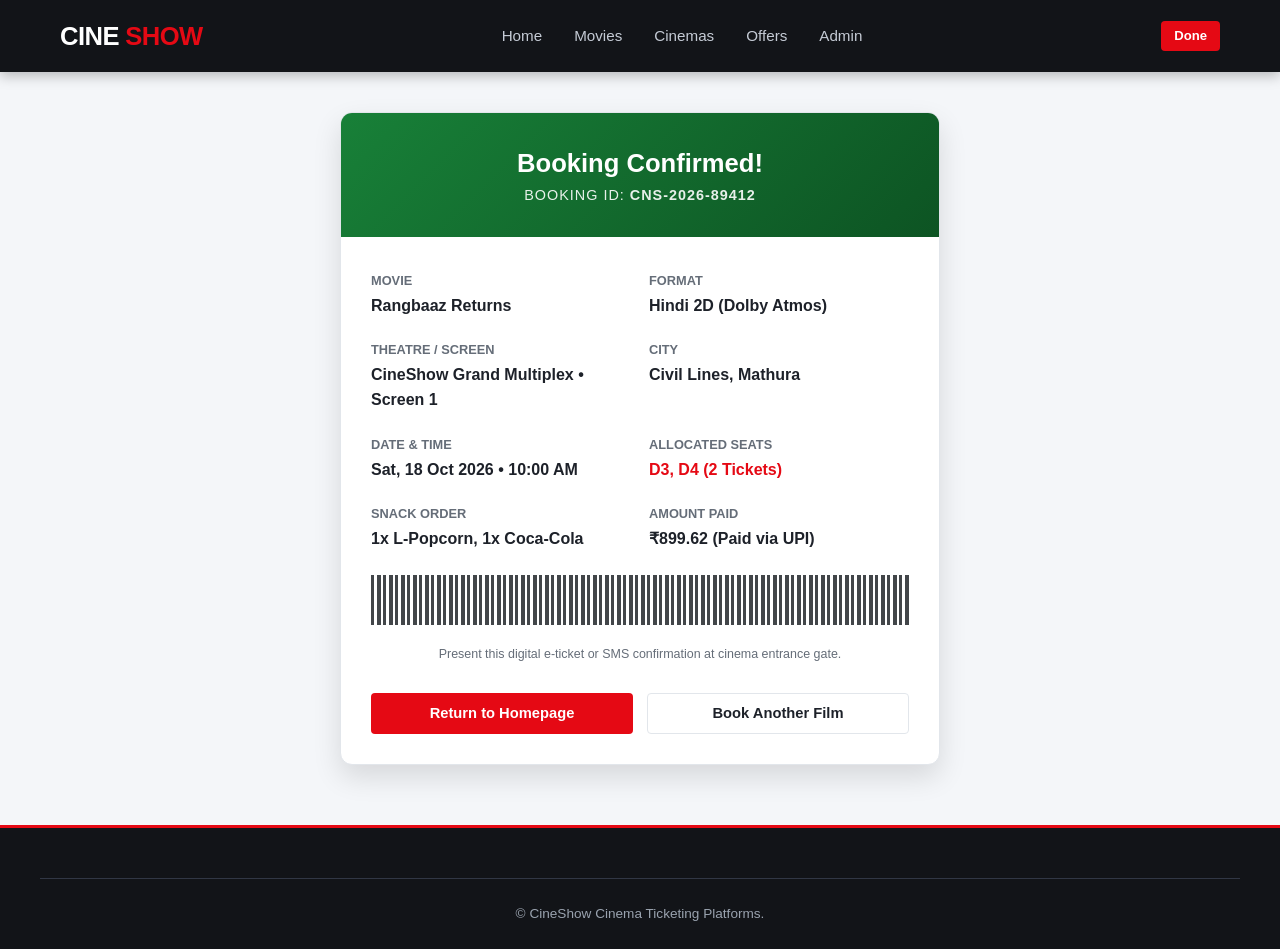
<file: success.html>
<!DOCTYPE html>
<html lang="en">
<head>
  <meta charset="UTF-8">
  <meta name="viewport" content="width=device-width, initial-scale=1.0">
  <title>Ticket Confirmed | CineShow</title>
  <link rel="stylesheet" href="css/style.css">
</head>
<body>

  <header class="site-header">
    <div class="container">
      <a href="index.html" class="brand-logo"><span>CINE</span><span class="brand-highlight">SHOW</span></a>
      <nav class="site-nav">
        <ul class="nav-links">
          <li><a href="index.html" class="nav-link">Home</a></li>
          <li><a href="movies.html" class="nav-link">Movies</a></li>
          <li><a href="cinemas.html" class="nav-link">Cinemas</a></li>
          <li><a href="offers.html" class="nav-link">Offers</a></li>
          <li><a href="admin.html" class="nav-link">Admin</a></li>
        </ul>
      </nav>
      <div class="header-actions">
        <a href="index.html" class="btn btn-primary btn-sm">Done</a>
      </div>
    </div>
  </header>

  <main class="main-content success-main">
    <div class="container">

      <article class="ticket-container">

        <header class="ticket-header">
          <h1 class="ticket-header-title">Booking Confirmed!</h1>
          <p class="ticket-id">BOOKING ID: <strong>CNS-2026-89412</strong></p>
        </header>

        <div class="ticket-body">

          <div class="ticket-data-grid">
            <div>
              <span class="ticket-item-label">Movie</span>
              <p class="ticket-item-val">Rangbaaz Returns</p>
            </div>
            <div>
              <span class="ticket-item-label">Format</span>
              <p class="ticket-item-val">Hindi 2D (Dolby Atmos)</p>
            </div>
            <div>
              <span class="ticket-item-label">Theatre / Screen</span>
              <p class="ticket-item-val">CineShow Grand Multiplex • Screen 1</p>
            </div>
            <div>
              <span class="ticket-item-label">City</span>
              <p class="ticket-item-val">Civil Lines, Mathura</p>
            </div>
            <div>
              <span class="ticket-item-label">Date &amp; Time</span>
              <p class="ticket-item-val">Sat, 18 Oct 2026 • 10:00 AM</p>
            </div>
            <div>
              <span class="ticket-item-label">Allocated Seats</span>
              <p class="ticket-item-val text-primary">D3, D4 (2 Tickets)</p>
            </div>
            <div>
              <span class="ticket-item-label">Snack Order</span>
              <p class="ticket-item-val">1x L-Popcorn, 1x Coca-Cola</p>
            </div>
            <div>
              <span class="ticket-item-label">Amount Paid</span>
              <p class="ticket-item-val">₹899.62 (Paid via UPI)</p>
            </div>
          </div>

          <div class="ticket-barcode-mock" aria-label="Digital Cinema Scan Barcode"></div>
          <p class="ticket-footer-note">Present this digital e-ticket or SMS confirmation at cinema entrance gate.</p>

          <div class="ticket-actions-row">
            <a href="index.html" class="btn btn-primary btn-block">Return to Homepage</a>
            <a href="movies.html" class="btn btn-secondary btn-block btn-secondary-neutral">Book Another Film</a>
          </div>

        </div>

      </article>

    </div>
  </main>

  <footer class="site-footer">
    <div class="container footer-bottom">
      <p>&copy; CineShow Cinema Ticketing Platforms.</p>
    </div>
  </footer>

</body>
</html>
</file>
<file: css/style.css>
:root {
  --primary: #e50914;
  --primary-hover: #b80710;
  --primary-soft: rgba(229, 9, 20, 0.08);
  --dark: #121418;
  --dark-surface: #1b1f26;
  --dark-card: #232832;
  --bg-color: #f4f6f9;
  --surface: #ffffff;
  --text-main: #1d2129;
  --text-muted: #656d78;
  --text-light: #ffffff;
  --border-color: #e2e6eb;
  --border-dark: #313745;
  --rating-gold: #f5a623;
  --seat-available: #e4e7eb;
  --seat-selected: #e50914;
  --seat-booked: #8c96a3;
  --success: #28a745;

  
  --font-stack: -apple-system, BlinkMacSystemFont, "Segoe UI", Roboto, Oxygen, Ubuntu, Cantarell, "Open Sans", sans-serif;
  --radius-sm: 4px;
  --radius-md: 8px;
  --radius-lg: 12px;
  --shadow-sm: 0 2px 6px rgba(0, 0, 0, 0.05);
  --shadow-md: 0 6px 16px rgba(0, 0, 0, 0.08);
  --shadow-lg: 0 12px 28px rgba(0, 0, 0, 0.12);
  --transition: all 0.25s ease-in-out;
  --container-max: 1200px;
}

*, *::before, *::after {
  box-sizing: border-box;
  margin: 0;
  padding: 0;
}

html {
  font-size: 16px;
  scroll-behavior: smooth;
}

body {
  font-family: var(--font-stack);
  background-color: var(--bg-color);
  color: var(--text-main);
  line-height: 1.6;
  min-height: 100vh;
  display: flex;
  flex-direction: column;
}

img {
  max-width: 100%;
  height: auto;
  display: block;
}

a {
  color: inherit;
  text-decoration: none;
  transition: var(--transition);
}

ul, ol {
  list-style: none;
}

.container {
  width: 100%;
  max-width: var(--container-max);
  margin-left: auto;
  margin-right: auto;
  padding-left: 20px;
  padding-right: 20px;
}

.main-content {
  flex: 1 0 auto;
  padding-bottom: 60px;
}

.page-header-band {
  background: linear-gradient(135deg, var(--dark) 0%, var(--dark-surface) 100%);
  color: var(--text-light);
  padding: 40px 0;
  margin-bottom: 40px;
  border-bottom: 3px solid var(--primary);
}

.page-header-band h1 {
  font-size: 2rem;
  font-weight: 700;
  margin-bottom: 8px;
}

.page-header-band p {
  color: #adb5bd;
  font-size: 1rem;
}

.site-header {
  background-color: var(--dark);
  color: var(--text-light);
  position: sticky;
  top: 0;
  z-index: 1000;
  box-shadow: 0 4px 12px rgba(0, 0, 0, 0.25);
}

.site-header .container {
  display: flex;
  align-items: center;
  justify-content: space-between;
  height: 72px;
}

.brand-logo {
  display: flex;
  align-items: center;
  gap: 6px;
  font-size: 1.6rem;
  font-weight: 800;
  letter-spacing: -0.5px;
  color: var(--text-light);
}

.brand-logo .brand-highlight {
  color: var(--primary);
}

.site-nav {
  display: flex;
  align-items: center;
}

.nav-links {
  display: flex;
  align-items: center;
  gap: 24px;
}

.nav-link {
  font-size: 0.95rem;
  font-weight: 500;
  color: #c5cbd5;
  padding: 8px 4px;
  position: relative;
}

.nav-link:hover,
.nav-link.active {
  color: var(--text-light);
}

.nav-link.active::after {
  content: "";
  position: absolute;
  bottom: -4px;
  left: 0;
  width: 100%;
  height: 2px;
  background-color: var(--primary);
  border-radius: 2px;
}

.header-actions {
  display: flex;
  align-items: center;
  gap: 16px;
}

.city-select-wrap {
  position: relative;
}

.city-select {
  appearance: none;
  -webkit-appearance: none;
  background: var(--dark-surface);
  border: 1px solid var(--border-dark);
  color: #e2e6eb;
  padding: 7px 32px 7px 12px;
  border-radius: var(--radius-sm);
  font-size: 0.88rem;
  font-weight: 500;
  cursor: pointer;
  outline: none;
}

.city-select:focus {
  border-color: var(--primary);
}

.city-select-wrap::after {
  content: "▾";
  position: absolute;
  right: 12px;
  top: 50%;
  transform: translateY(-50%);
  color: #adb5bd;
  pointer-events: none;
  font-size: 0.8rem;
}

.btn {
  display: inline-flex;
  align-items: center;
  justify-content: center;
  padding: 9px 20px;
  font-size: 0.92rem;
  font-weight: 600;
  border-radius: var(--radius-sm);
  border: 1px solid transparent;
  cursor: pointer;
  text-align: center;
  transition: var(--transition);
  line-height: 1.4;
}

.btn-primary {
  background-color: var(--primary);
  color: var(--text-light);
}

.btn-primary:hover {
  background-color: var(--primary-hover);
  color: var(--text-light);
}

.btn-secondary {
  background-color: transparent;
  border-color: #adb5bd;
  color: var(--text-light);
}

.btn-secondary:hover {
  background-color: rgba(255, 255, 255, 0.1);
  color: var(--text-light);
}

.btn-outline {
  background-color: transparent;
  border-color: var(--primary);
  color: var(--primary);
}

.btn-outline:hover {
  background-color: var(--primary);
  color: var(--text-light);
}

.btn-sm {
  padding: 5px 12px;
  font-size: 0.82rem;
}

.btn-block {
  display: block;
  width: 100%;
}

.hero-section {
  position: relative;
  background: linear-gradient(rgba(18, 20, 24, 0.85), rgba(18, 20, 24, 0.95)),
              url('../images/hero-banner.svg') center/cover no-repeat;
  color: var(--text-light);
  padding: 90px 0;
  text-align: center;
}

.hero-content {
  max-width: 800px;
  margin: 0 auto;
}

.hero-subtitle {
  color: var(--primary);
  font-size: 1rem;
  font-weight: 700;
  text-transform: uppercase;
  letter-spacing: 2px;
  margin-bottom: 12px;
}

.hero-title {
  font-size: 2.8rem;
  font-weight: 800;
  line-height: 1.2;
  margin-bottom: 16px;
}

.hero-desc {
  font-size: 1.1rem;
  color: #ced4da;
  margin-bottom: 32px;
}

.hero-search-box {
  display: flex;
  max-width: 600px;
  margin: 0 auto 24px;
  background: var(--surface);
  border-radius: var(--radius-sm);
  padding: 6px;
  box-shadow: var(--shadow-lg);
}

.hero-search-input {
  flex: 1;
  border: none;
  padding: 10px 16px;
  font-size: 1rem;
  outline: none;
  color: var(--text-main);
}

.hero-cta-group {
  display: flex;
  justify-content: center;
  gap: 16px;
}

.section-wrapper {
  padding: 48px 0;
}

.section-head {
  display: flex;
  align-items: flex-end;
  justify-content: space-between;
  margin-bottom: 28px;
  border-bottom: 2px solid var(--border-color);
  padding-bottom: 14px;
}

.section-title {
  font-size: 1.6rem;
  font-weight: 700;
  color: var(--text-main);
  position: relative;
}

.section-title::after {
  content: "";
  position: absolute;
  bottom: -16px;
  left: 0;
  width: 50px;
  height: 3px;
  background-color: var(--primary);
}

.section-link {
  color: var(--primary);
  font-weight: 600;
  font-size: 0.95rem;
}

.section-link:hover {
  text-decoration: underline;
}

.grid-4 {
  display: grid;
  grid-template-columns: repeat(4, 1fr);
  gap: 24px;
}

.grid-3 {
  display: grid;
  grid-template-columns: repeat(3, 1fr);
  gap: 24px;
}

.grid-6 {
  display: grid;
  grid-template-columns: repeat(6, 1fr);
  gap: 16px;
}

.genre-card {
  background: var(--surface);
  border: 1px solid var(--border-color);
  border-radius: var(--radius-md);
  padding: 20px 12px;
  text-align: center;
  box-shadow: var(--shadow-sm);
  transition: var(--transition);
}

.genre-card:hover {
  border-color: var(--primary);
  transform: translateY(-3px);
  box-shadow: var(--shadow-md);
}

.genre-name {
  font-size: 0.95rem;
  font-weight: 600;
}

.movie-card {
  background: var(--surface);
  border-radius: var(--radius-md);
  overflow: hidden;
  box-shadow: var(--shadow-sm);
  border: 1px solid var(--border-color);
  display: flex;
  flex-direction: column;
  transition: var(--transition);
}

.movie-card:hover {
  transform: translateY(-5px);
  box-shadow: var(--shadow-md);
}

.movie-poster-wrap {
  position: relative;
  background: #232832;
  aspect-ratio: 2/3;
  overflow: hidden;
}

.movie-poster-wrap img {
  width: 100%;
  height: 100%;
  object-fit: cover;
}

.movie-badge-lang {
  position: absolute;
  top: 10px;
  left: 10px;
  background: rgba(18, 20, 24, 0.85);
  color: #fff;
  font-size: 0.72rem;
  font-weight: 600;
  padding: 3px 8px;
  border-radius: var(--radius-sm);
  text-transform: uppercase;
}

.movie-card-body {
  padding: 16px;
  display: flex;
  flex-direction: column;
  flex: 1;
}

.movie-card-title {
  font-size: 1.05rem;
  font-weight: 700;
  margin-bottom: 6px;
  display: -webkit-box;
  -webkit-line-clamp: 2;
  -webkit-box-orient: vertical;
  overflow: hidden;
}

.movie-meta {
  display: flex;
  align-items: center;
  justify-content: space-between;
  font-size: 0.85rem;
  color: var(--text-muted);
  margin-bottom: 12px;
}

.movie-rating {
  font-weight: 700;
  color: #c98000;
}

.movie-tags {
  font-size: 0.8rem;
  color: var(--text-muted);
  margin-bottom: 16px;
  flex-grow: 1;
}

.cinema-card {
  background: var(--surface);
  border-radius: var(--radius-md);
  border: 1px solid var(--border-color);
  overflow: hidden;
  box-shadow: var(--shadow-sm);
  display: flex;
  flex-direction: column;
  transition: var(--transition);
}

.cinema-card:hover {
  box-shadow: var(--shadow-md);
  transform: translateY(-3px);
}

.cinema-card-img {
  aspect-ratio: 16/9;
  background: #2b303c;
}

.cinema-card-img img {
  width: 100%;
  height: 100%;
  object-fit: cover;
}

.cinema-card-content {
  padding: 20px;
  display: flex;
  flex-direction: column;
  flex: 1;
}

.cinema-card-title {
  font-size: 1.15rem;
  font-weight: 700;
  margin-bottom: 4px;
}

.cinema-card-location {
  color: var(--text-muted);
  font-size: 0.9rem;
  margin-bottom: 12px;
}

.cinema-facility-tags {
  display: flex;
  flex-wrap: wrap;
  gap: 6px;
  margin-bottom: 18px;
  flex-grow: 1;
}

.tag-pill {
  background: #edf1f7;
  color: #495057;
  font-size: 0.75rem;
  padding: 3px 8px;
  border-radius: var(--radius-sm);
  font-weight: 600;
}

.offer-card {
  background: var(--surface);
  border: 1px solid var(--border-color);
  border-left: 5px solid var(--primary);
  border-radius: var(--radius-md);
  padding: 24px;
  box-shadow: var(--shadow-sm);
}

.offer-code-badge {
  display: inline-block;
  background: var(--primary-soft);
  color: var(--primary);
  font-weight: 700;
  font-size: 0.85rem;
  padding: 4px 10px;
  border-radius: var(--radius-sm);
  margin-bottom: 12px;
  letter-spacing: 0.5px;
}

.offer-title {
  font-size: 1.15rem;
  font-weight: 700;
  margin-bottom: 8px;
}

.offer-desc {
  font-size: 0.9rem;
  color: var(--text-muted);
  margin-bottom: 16px;
}

.offer-expiry {
  font-size: 0.78rem;
  color: #868e96;
}

.features-container {
  display: grid;
  grid-template-columns: repeat(4, 1fr);
  gap: 24px;
}

.feature-box {
  background: var(--surface);
  padding: 28px 20px;
  border-radius: var(--radius-md);
  text-align: center;
  border: 1px solid var(--border-color);
}

.feature-number {
  display: inline-flex;
  width: 44px;
  height: 44px;
  border-radius: 50%;
  background: var(--primary-soft);
  color: var(--primary);
  font-size: 1.1rem;
  font-weight: 800;
  align-items: center;
  justify-content: center;
  margin-bottom: 14px;
}

.feature-title {
  font-size: 1.05rem;
  font-weight: 700;
  margin-bottom: 8px;
}

.feature-desc {
  font-size: 0.88rem;
  color: var(--text-muted);
}

.catalog-layout {
  display: grid;
  grid-template-columns: 260px 1fr;
  gap: 30px;
}

.filter-sidebar {
  background: var(--surface);
  border: 1px solid var(--border-color);
  border-radius: var(--radius-md);
  padding: 24px;
  height: fit-content;
}

.filter-group {
  border: none;
  padding: 0;
  margin-bottom: 24px;
}

.filter-legend {
  font-size: 1rem;
  font-weight: 700;
  color: var(--text-main);
  margin-bottom: 12px;
  width: 100%;
  border-bottom: 1px solid var(--border-color);
  padding-bottom: 6px;
}

.filter-item {
  display: flex;
  align-items: center;
  gap: 10px;
  margin-bottom: 10px;
  font-size: 0.92rem;
  color: #3b4049;
  cursor: pointer;
}

.filter-item input[type="checkbox"],
.filter-item input[type="radio"] {
  accent-color: var(--primary);
  width: 16px;
  height: 16px;
}

.movie-details-hero {
  background: linear-gradient(135deg, var(--dark) 0%, var(--dark-card) 100%);
  color: var(--text-light);
  padding: 50px 0;
  margin-bottom: 40px;
}

.details-grid {
  display: grid;
  grid-template-columns: 280px 1fr;
  gap: 40px;
  align-items: center;
}

.details-poster {
  border-radius: var(--radius-md);
  overflow: hidden;
  box-shadow: 0 10px 30px rgba(0,0,0,0.5);
  border: 2px solid var(--border-dark);
}

.details-info h1 {
  font-size: 2.4rem;
  font-weight: 800;
  margin-bottom: 12px;
}

.details-badges {
  display: flex;
  flex-wrap: wrap;
  gap: 8px;
  margin-bottom: 18px;
}

.badge-tag {
  background: var(--dark-surface);
  border: 1px solid var(--border-dark);
  padding: 4px 10px;
  border-radius: var(--radius-sm);
  font-size: 0.85rem;
}

.details-synopsis {
  font-size: 1rem;
  color: #ced4da;
  margin-bottom: 24px;
  max-width: 800px;
}

.details-meta-list {
  display: grid;
  grid-template-columns: repeat(2, 1fr);
  gap: 10px;
  margin-bottom: 28px;
  font-size: 0.92rem;
}

.details-meta-list dt {
  color: #8c96a3;
  font-weight: 600;
}

.details-meta-list dd {
  color: #ffffff;
  font-weight: 500;
}

.cast-grid {
  display: grid;
  grid-template-columns: repeat(4, 1fr);
  gap: 20px;
}

.cast-card {
  background: var(--surface);
  border: 1px solid var(--border-color);
  border-radius: var(--radius-md);
  padding: 16px;
  text-align: center;
}

.cast-name {
  font-weight: 700;
  font-size: 0.95rem;
}

.cast-role {
  font-size: 0.82rem;
  color: var(--text-muted);
}

.cinema-show-box {
  background: var(--surface);
  border: 1px solid var(--border-color);
  border-radius: var(--radius-md);
  padding: 24px;
  margin-bottom: 24px;
  box-shadow: var(--shadow-sm);
}

.cinema-show-box h3 {
  font-size: 1.25rem;
  font-weight: 700;
  margin-bottom: 6px;
}

.cinema-show-box p {
  font-size: 0.88rem;
  color: var(--text-muted);
  margin-bottom: 16px;
}

.showtime-badges {
  display: flex;
  flex-wrap: wrap;
  gap: 12px;
}

.showtime-btn {
  display: inline-flex;
  flex-direction: column;
  align-items: center;
  padding: 8px 16px;
  border: 1px solid var(--border-color);
  border-radius: var(--radius-sm);
  background: #fdfdfd;
  transition: var(--transition);
}

.showtime-btn:hover {
  border-color: var(--primary);
  background: var(--primary-soft);
}

.showtime-btn .time {
  font-size: 0.92rem;
  font-weight: 700;
  color: var(--text-main);
}

.showtime-btn .format {
  font-size: 0.72rem;
  color: var(--text-muted);
}

.booking-form-card {
  background: var(--surface);
  border: 1px solid var(--border-color);
  border-radius: var(--radius-md);
  padding: 36px;
  box-shadow: var(--shadow-sm);
  max-width: 800px;
  margin: 0 auto;
}

.form-step {
  margin-bottom: 30px;
  padding-bottom: 24px;
  border-bottom: 1px solid var(--border-color);
}

.form-step:last-child {
  border-bottom: none;
  margin-bottom: 0;
  padding-bottom: 0;
}

.step-header {
  display: flex;
  align-items: center;
  gap: 12px;
  margin-bottom: 16px;
}

.step-num {
  width: 32px;
  height: 32px;
  border-radius: 50%;
  background: var(--primary);
  color: #fff;
  display: flex;
  align-items: center;
  justify-content: center;
  font-weight: 700;
  font-size: 0.9rem;
}

.step-title {
  font-size: 1.15rem;
  font-weight: 700;
}

.form-group {
  margin-bottom: 18px;
}

.form-label {
  display: block;
  font-size: 0.9rem;
  font-weight: 600;
  margin-bottom: 6px;
  color: #2b303c;
}

.form-control {
  width: 100%;
  padding: 10px 14px;
  font-size: 0.95rem;
  border: 1px solid var(--border-color);
  border-radius: var(--radius-sm);
  outline: none;
  background-color: #ffffff;
  transition: var(--transition);
}

.form-control:focus {
  border-color: var(--primary);
  box-shadow: 0 0 0 3px var(--primary-soft);
}

.radio-tile-group {
  display: grid;
  grid-template-columns: repeat(auto-fit, minmax(130px, 1fr));
  gap: 12px;
}

.radio-tile-label {
  display: block;
  cursor: pointer;
}

.radio-tile-label input[type="radio"] {
  display: none;
}

.radio-tile-card {
  border: 1px solid var(--border-color);
  padding: 12px 10px;
  border-radius: var(--radius-sm);
  text-align: center;
  transition: var(--transition);
  background: #fff;
}

.radio-tile-label input[type="radio"]:checked + .radio-tile-card {
  border-color: var(--primary);
  background: var(--primary-soft);
  color: var(--primary);
  font-weight: 700;
}

.seating-wrapper {
  background: var(--surface);
  border: 1px solid var(--border-color);
  border-radius: var(--radius-md);
  padding: 36px 20px;
  max-width: 860px;
  margin: 0 auto;
  box-shadow: var(--shadow-sm);
}

.screen-indicator {
  max-width: 550px;
  margin: 0 auto 40px;
  text-align: center;
}

.screen-bar {
  height: 8px;
  background: #2b303c;
  border-radius: 50% 50% 0 0 / 100% 100% 0 0;
  box-shadow: 0 3px 8px rgba(0, 0, 0, 0.2);
  margin-bottom: 8px;
}

.screen-text {
  font-size: 0.78rem;
  letter-spacing: 3px;
  color: var(--text-muted);
  text-transform: uppercase;
  font-weight: 700;
}

.seat-legend {
  display: flex;
  justify-content: center;
  gap: 30px;
  margin-bottom: 36px;
  font-size: 0.88rem;
}

.legend-item {
  display: flex;
  align-items: center;
  gap: 8px;
}

.seat-demo {
  width: 22px;
  height: 22px;
  border-radius: 4px 4px 2px 2px;
  display: inline-block;
}

.seat-demo.available {
  background: var(--seat-available);
  border: 1px solid #ced4da;
}

.seat-demo.selected {
  background: var(--seat-selected);
  border: 1px solid var(--primary-hover);
}

.seat-demo.booked {
  background: var(--seat-booked);
}

.seat-grid {
  display: flex;
  flex-direction: column;
  gap: 12px;
  align-items: center;
  margin-bottom: 40px;
}

.seat-row {
  display: flex;
  align-items: center;
  gap: 10px;
}

.seat-row-name {
  width: 24px;
  font-weight: 700;
  font-size: 0.9rem;
  color: var(--text-muted);
  text-align: center;
}

.seat-units {
  display: flex;
  gap: 8px;
}

.seat-spacer {
  width: 20px;
}

.seat-box {
  width: 32px;
  height: 32px;
  border-radius: 4px 4px 2px 2px;
  display: flex;
  align-items: center;
  justify-content: center;
  font-size: 0.75rem;
  font-weight: 600;
  user-select: none;
  border: 1px solid #cfd5dc;
  cursor: pointer;
}

.seat-input {
  position: absolute;
  opacity: 0;
  pointer-events: none;
}

.seat-input:checked + .seat-box {
  background: var(--seat-selected);
  color: #ffffff;
  border-color: var(--primary-hover);
}

.seat-box.available {
  background: var(--seat-available);
  color: #3b4049;
}

.seat-box.selected {
  background: var(--seat-selected);
  color: #ffffff;
  border-color: var(--primary-hover);
}

.seat-box.booked {
  background: var(--seat-booked);
  color: #ffffff;
  cursor: not-allowed;
  border-color: #7b8593;
}

.checkout-layout {
  display: grid;
  grid-template-columns: 1fr 380px;
  gap: 30px;
}

.order-box {
  background: var(--surface);
  border: 1px solid var(--border-color);
  border-radius: var(--radius-md);
  padding: 28px;
  box-shadow: var(--shadow-sm);
  margin-bottom: 24px;
}

.snack-card-item {
  display: flex;
  align-items: center;
  justify-content: space-between;
  padding: 14px 0;
  border-bottom: 1px solid var(--border-color);
}

.snack-card-item:last-child {
  border-bottom: none;
}

.snack-info {
  display: flex;
  align-items: center;
  gap: 12px;
}

.snack-price {
  font-weight: 700;
  color: var(--text-main);
}

.summary-card {
  background: var(--surface);
  border: 1px solid var(--border-color);
  border-radius: var(--radius-md);
  padding: 24px;
  box-shadow: var(--shadow-sm);
  height: fit-content;
}

.summary-card h3 {
  font-size: 1.2rem;
  font-weight: 700;
  margin-bottom: 16px;
  border-bottom: 2px solid var(--border-color);
  padding-bottom: 10px;
}

.bill-line {
  display: flex;
  justify-content: space-between;
  font-size: 0.92rem;
  margin-bottom: 12px;
  color: #495057;
}

.bill-line.total {
  font-size: 1.15rem;
  font-weight: 800;
  color: var(--text-main);
  border-top: 1px dashed var(--border-color);
  padding-top: 14px;
  margin-top: 14px;
}

.payment-tabs {
  display: flex;
  flex-direction: column;
  gap: 16px;
  margin-bottom: 24px;
}

.pay-tab-label {
  border: 1px solid var(--border-color);
  border-radius: var(--radius-sm);
  padding: 16px;
  display: flex;
  align-items: center;
  gap: 14px;
  cursor: pointer;
  background: #fff;
  transition: var(--transition);
}

.pay-tab-label:has(input:checked) {
  border-color: var(--primary);
  background: var(--primary-soft);
}

.pay-tab-label input[type="radio"] {
  accent-color: var(--primary);
  width: 18px;
  height: 18px;
}

.pay-fields-box {
  background: #fdfdfd;
  border: 1px solid var(--border-color);
  border-radius: var(--radius-sm);
  padding: 20px;
  margin-top: 16px;
}

.ticket-container {
  max-width: 600px;
  margin: 0 auto;
  background: var(--surface);
  border-radius: var(--radius-lg);
  overflow: hidden;
  box-shadow: var(--shadow-lg);
  border: 1px solid var(--border-color);
}

.ticket-header {
  background: linear-gradient(135deg, #188038 0%, #0d5423 100%);
  color: #fff;
  padding: 30px;
  text-align: center;
}

.ticket-header-title {
  font-size: 1.6rem;
  font-weight: 800;
}

.ticket-id {
  font-size: 0.9rem;
  opacity: 0.9;
  letter-spacing: 1px;
}

.ticket-body {
  padding: 30px;
}

.ticket-data-grid {
  display: grid;
  grid-template-columns: repeat(2, 1fr);
  gap: 18px;
  margin-bottom: 24px;
}

.ticket-item-label {
  font-size: 0.8rem;
  color: var(--text-muted);
  text-transform: uppercase;
  font-weight: 600;
}

.ticket-item-val {
  font-size: 1rem;
  font-weight: 700;
  color: var(--text-main);
}

.ticket-barcode-mock {
  height: 50px;
  background: repeating-linear-gradient(
    90deg,
    #212529,
    #212529 3px,
    transparent 3px,
    transparent 6px,
    #212529 6px,
    #212529 10px,
    transparent 10px,
    transparent 12px
  );
  margin: 20px 0;
  opacity: 0.85;
}

.auth-box {
  max-width: 440px;
  margin: 30px auto;
  background: var(--surface);
  border: 1px solid var(--border-color);
  border-radius: var(--radius-md);
  padding: 36px;
  box-shadow: var(--shadow-md);
}

.auth-header {
  text-align: center;
  margin-bottom: 28px;
}

.auth-header h2 {
  font-size: 1.6rem;
  font-weight: 700;
  margin-bottom: 6px;
}

.auth-header p {
  font-size: 0.9rem;
  color: var(--text-muted);
}

.admin-shell {
  display: grid;
  grid-template-columns: 240px 1fr;
  min-height: calc(100vh - 72px);
}

.admin-sidebar {
  background: var(--dark-surface);
  color: #ced4da;
  padding: 24px 0;
  border-right: 1px solid var(--border-dark);
}

.admin-sidebar-menu {
  display: flex;
  flex-direction: column;
}

.admin-nav-item {
  padding: 12px 24px;
  display: flex;
  align-items: center;
  gap: 12px;
  font-weight: 500;
  color: #adb5bd;
  transition: var(--transition);
}

.admin-nav-item:hover,
.admin-nav-item.active {
  background: var(--dark-card);
  color: var(--text-light);
  border-left: 4px solid var(--primary);
}

.admin-viewport {
  padding: 36px;
  background: var(--bg-color);
}

.stat-grid {
  display: grid;
  grid-template-columns: repeat(4, 1fr);
  gap: 20px;
  margin-bottom: 36px;
}

.stat-card {
  background: var(--surface);
  padding: 20px;
  border-radius: var(--radius-md);
  border: 1px solid var(--border-color);
  box-shadow: var(--shadow-sm);
}

.stat-label {
  font-size: 0.85rem;
  color: var(--text-muted);
  font-weight: 600;
  margin-bottom: 6px;
}

.stat-value {
  font-size: 1.8rem;
  font-weight: 800;
  color: var(--text-main);
}

.table-responsive-wrapper {
  background: var(--surface);
  border: 1px solid var(--border-color);
  border-radius: var(--radius-md);
  overflow-x: auto;
  box-shadow: var(--shadow-sm);
  margin-bottom: 30px;
}

.admin-table {
  width: 100%;
  border-collapse: collapse;
  text-align: left;
  font-size: 0.92rem;
}

.admin-table caption {
  padding: 16px 20px;
  font-size: 1.15rem;
  font-weight: 700;
  text-align: left;
  color: var(--text-main);
  border-bottom: 1px solid var(--border-color);
  background: #fafbfc;
}

.admin-table th {
  background: #f1f3f7;
  color: #495057;
  font-weight: 700;
  padding: 12px 16px;
  border-bottom: 2px solid var(--border-color);
}

.admin-table td {
  padding: 12px 16px;
  border-bottom: 1px solid var(--border-color);
  color: #2b303c;
}

.admin-table tbody tr:hover {
  background-color: #f8f9fa;
}

.status-badge {
  display: inline-block;
  padding: 3px 8px;
  font-size: 0.75rem;
  font-weight: 700;
  border-radius: var(--radius-sm);
}

.status-active {
  background: #d4edda;
  color: #155724;
}

.status-pending {
  background: #fff3cd;
  color: #856404;
}

.site-footer {
  background-color: var(--dark);
  color: #9aa3af;
  padding: 50px 0 24px;
  border-top: 3px solid var(--primary);
  margin-top: auto;
}

.footer-top-grid {
  display: grid;
  grid-template-columns: 2fr 1fr 1fr 1.5fr;
  gap: 36px;
  margin-bottom: 40px;
}

.footer-col h4 {
  color: var(--text-light);
  font-size: 1.05rem;
  font-weight: 700;
  margin-bottom: 16px;
}

.footer-col p {
  font-size: 0.88rem;
  line-height: 1.6;
}

.footer-links li {
  margin-bottom: 8px;
}

.footer-links a {
  font-size: 0.88rem;
  color: #9aa3af;
}

.footer-links a:hover {
  color: var(--text-light);
  padding-left: 4px;
}

.footer-bottom {
  text-align: center;
  padding-top: 24px;
  border-top: 1px solid var(--border-dark);
  font-size: 0.85rem;
}

.visually-hidden {
  position: absolute;
  width: 1px;
  height: 1px;
  overflow: hidden;
  clip: rect(0, 0, 0, 0);
  white-space: nowrap;
}

.text-center {
  text-align: center;
}

.text-primary {
  color: var(--primary);
}

.muted-note {
  color: var(--text-muted);
  font-size: 0.95rem;
}

.btn-lg {
  padding: 12px 30px;
  font-size: 1rem;
}

.btn-secondary-neutral {
  color: var(--text-main);
  border-color: var(--border-color);
}

.section-alt-bg {
  background: #ebedf2;
}

.section-bordered-top {
  border-top: 1px solid var(--border-color);
}

.section-head-center {
  justify-content: center;
  text-align: center;
}

.footer-brand-logo {
  margin-bottom: 12px;
}

.catalog-results-row {
  display: flex;
  justify-content: space-between;
  align-items: center;
  margin-bottom: 20px;
}

.filter-sidebar-title {
  font-size: 1.15rem;
  font-weight: 800;
  margin-bottom: 16px;
}

.badge-rating {
  background: var(--primary-soft);
  color: var(--primary);
  font-weight: 700;
}

.details-action-row {
  display: flex;
  gap: 14px;
  flex-wrap: wrap;
  margin-top: 20px;
}

.trailer-placeholder {
  background: var(--dark-card);
  color: var(--text-light);
  border-radius: var(--radius-md);
  padding: 60px 24px;
  text-align: center;
}

.trailer-placeholder-title {
  font-size: 1.1rem;
  font-weight: 700;
  margin-bottom: 8px;
}

.review-card {
  display: flex;
  flex-direction: column;
  gap: 8px;
}

.review-stars {
  color: var(--primary);
  font-weight: 700;
  font-size: 0.9rem;
}

.review-quote {
  font-size: 1rem;
}

.date-select-box {
  background: #fff;
  padding: 20px;
  border-radius: var(--radius-md);
  border: 1px solid var(--border-color);
  margin-bottom: 30px;
}

.date-select-title {
  font-size: 1.1rem;
  margin-bottom: 12px;
}

.date-btn-row {
  display: flex;
  gap: 12px;
  flex-wrap: wrap;
}

.show-box-header {
  display: flex;
  justify-content: space-between;
  align-items: center;
  margin-bottom: 8px;
}

.tag-pill-primary {
  background: var(--primary-soft);
  color: var(--primary);
  font-weight: 700;
}

.tag-pill-success {
  background: #e2f0d9;
  color: #385723;
  font-weight: 700;
}

.form-group-fieldset {
  border: none;
  padding: 0;
}

.radio-tile-subtext {
  font-size: 0.75rem;
  color: #6c757d;
}

.form-actions-row {
  display: flex;
  justify-content: flex-end;
  gap: 14px;
  margin-top: 24px;
}

.order-box-title {
  font-size: 1.3rem;
  font-weight: 700;
  margin-bottom: 14px;
}

.ticket-detail-grid {
  display: grid;
  grid-template-columns: repeat(2, 1fr);
  gap: 14px;
  font-size: 0.92rem;
}

.detail-label {
  color: var(--text-muted);
  display: block;
}

.snack-section-desc {
  color: var(--text-muted);
  font-size: 0.88rem;
  margin-bottom: 18px;
}

.snack-checkbox {
  accent-color: var(--primary);
  width: 18px;
  height: 18px;
}

.snack-desc-text {
  font-size: 0.8rem;
  color: var(--text-muted);
}

.snack-form-actions {
  margin-top: 24px;
  display: flex;
  justify-content: space-between;
}

.payment-cta-wrap {
  margin-top: 24px;
}

.payment-page-container {
  max-width: 760px;
}

.form-group-tight {
  margin-bottom: 0;
}

.form-grid-2 {
  display: grid;
  grid-template-columns: 1fr 1fr;
  gap: 14px;
}

.payment-form-actions {
  border-top: 1px solid var(--border-color);
  padding-top: 20px;
  display: flex;
  justify-content: space-between;
  align-items: center;
}

.success-main {
  padding-top: 40px;
}

.ticket-footer-note {
  font-size: 0.78rem;
  text-align: center;
  color: var(--text-muted);
}

.ticket-actions-row {
  display: flex;
  gap: 14px;
  margin-top: 28px;
}

.label-row-between {
  display: flex;
  justify-content: space-between;
  align-items: baseline;
}

.link-small-primary {
  font-size: 0.8rem;
  color: var(--primary);
}

.link-primary-bold {
  color: var(--primary);
  font-weight: 600;
}

.checkbox-row {
  display: flex;
  align-items: center;
  gap: 8px;
}

.accent-primary {
  accent-color: var(--primary);
}

.checkbox-label-text {
  font-size: 0.88rem;
  cursor: pointer;
}

.auth-footer-note {
  text-align: center;
  margin-top: 24px;
  font-size: 0.88rem;
  color: var(--text-muted);
}

.demo-note-box {
  margin-top: 20px;
  padding-top: 14px;
  border-top: 1px solid var(--border-color);
  text-align: center;
}

.demo-note-text {
  font-size: 0.8rem;
  color: #868e96;
}

.staff-badge {
  font-size: 0.8rem;
  background: var(--dark-card);
  padding: 2px 8px;
  border-radius: 4px;
  margin-left: 8px;
  font-weight: 500;
}

.duty-manager-text {
  font-size: 0.88rem;
  color: #adb5bd;
}

.admin-header-row {
  display: flex;
  justify-content: space-between;
  align-items: baseline;
  margin-bottom: 24px;
}

.admin-page-title {
  font-size: 1.8rem;
  font-weight: 800;
}

.stat-trend-positive {
  font-size: 0.78rem;
  color: var(--success);
}

.stat-trend-neutral {
  font-size: 0.78rem;
  color: var(--text-muted);
}

.table-poster-thumb {
  width: 36px;
  height: 50px;
  object-fit: cover;
  border-radius: 2px;
}

.cinema-card-header-row {
  display: flex;
  justify-content: space-between;
  align-items: center;
}

.cinema-rating {
  color: var(--primary);
  font-weight: 700;
}

.seat-summary-bar {
  border-top: 1px solid var(--border-color);
  padding-top: 24px;
  display: flex;
  justify-content: space-between;
  align-items: center;
  flex-wrap: wrap;
  gap: 14px;
}

.seat-summary-note {
  font-size: 0.9rem;
  color: var(--text-muted);
}

.seat-summary-subtotal {
  font-size: 1.1rem;
  font-weight: 700;
}

.seat-summary-actions {
  display: flex;
  gap: 12px;
}

@media (max-width: 1024px) {
  .grid-4 {
    grid-template-columns: repeat(2, 1fr);
  }
  .grid-6 {
    grid-template-columns: repeat(3, 1fr);
  }
  .features-container {
    grid-template-columns: repeat(2, 1fr);
  }
  .stat-grid {
    grid-template-columns: repeat(2, 1fr);
  }
  .footer-top-grid {
    grid-template-columns: repeat(2, 1fr);
  }
}

@media (max-width: 768px) {
  .site-header .container {
    height: auto;
    padding-top: 12px;
    padding-bottom: 12px;
    flex-direction: column;
    gap: 12px;
  }

  .nav-links {
    flex-wrap: wrap;
    justify-content: center;
    gap: 14px;
  }

  .catalog-layout {
    grid-template-columns: 1fr;
  }

  .details-grid {
    grid-template-columns: 1fr;
    text-align: center;
  }

  .details-poster {
    max-width: 240px;
    margin: 0 auto;
  }

  .details-badges,
  .hero-cta-group {
    justify-content: center;
  }

  .checkout-layout {
    grid-template-columns: 1fr;
  }

  .admin-shell {
    grid-template-columns: 1fr;
  }

  .admin-sidebar {
    border-right: none;
    border-bottom: 1px solid var(--border-dark);
  }

  .admin-sidebar-menu {
    flex-direction: row;
    flex-wrap: wrap;
    justify-content: center;
  }

  .admin-nav-item.active {
    border-left: none;
    border-bottom: 3px solid var(--primary);
  }

  .grid-3 {
    grid-template-columns: 1fr;
  }
}

@media (max-width: 480px) {
  .grid-4, .grid-6, .features-container, .stat-grid, .footer-top-grid {
    grid-template-columns: 1fr;
  }

  .hero-title {
    font-size: 2rem;
  }

  .seat-units {
    gap: 4px;
  }

  .seat-box {
    width: 26px;
    height: 26px;
    font-size: 0.65rem;
  }
}
</file>
